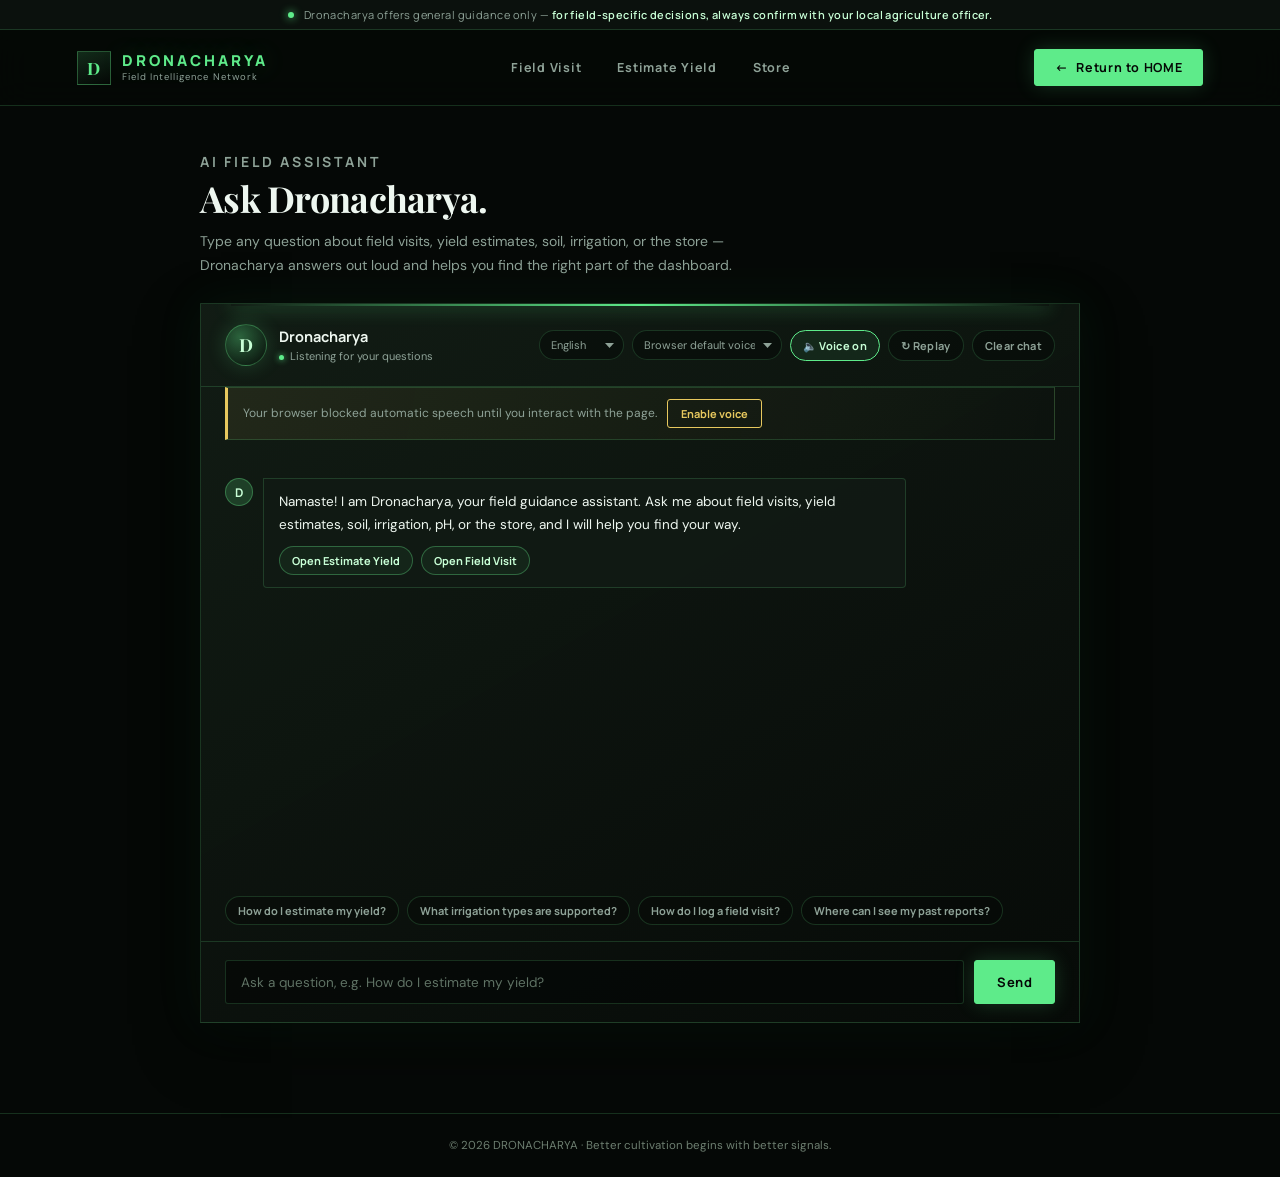
<file: templates/assistant.html>
<!DOCTYPE html>
<html lang="en">

<head>
         <meta charset="UTF-8">
         <meta name="viewport" content="width=device-width, initial-scale=1.0">
         <meta name="description" content="Dronacharya — your field guidance voice assistant.">
         <title>Dronacharya Assistant | DRONACHARYA</title>
         <link rel="preconnect" href="https://fonts.googleapis.com">
         <link rel="preconnect" href="https://fonts.gstatic.com" crossorigin>
         <link href="https://fonts.googleapis.com/css2?family=DM+Sans:wght@400;500;600;700&family=Manrope:wght@600;700;800&family=Playfair+Display:wght@600;700&display=swap"
                  rel="stylesheet">
         <style>
                  * {
                           box-sizing: border-box;
                  }

                  :root {
                           --black: #050806;
                           --black2: #0b110d;
                           --panel: #111a14;
                           --panel2: #0d1510;
                           --line: rgba(112, 255, 150, .16);
                           --line-strong: rgba(112, 255, 150, .3);
                           --green: #5eeb8a;
                           --green2: #c8ffd6;
                           --amber: #e7c85e;
                           --muted: #8ea297;
                           --white: #eef7f0;
                           --red-soft: #ff9d91;
                  }

                  html {
                           scroll-behavior: smooth;
                  }

                  body {
                           margin: 0;
                           background: var(--black);
                           color: var(--white);
                           font-family: 'DM Sans', Arial, sans-serif;
                           -webkit-font-smoothing: antialiased;
                  }

                  a {
                           color: inherit;
                           text-decoration: none;
                  }

                  :focus-visible {
                           outline: 2px solid var(--green);
                           outline-offset: 3px;
                  }

                  /* ---------- Ribbon / Navbar (shared) ---------- */
                  .ribbon {
                           display: flex;
                           align-items: center;
                           justify-content: center;
                           gap: 10px;
                           padding: 7px 6vw;
                           background: var(--black2);
                           border-bottom: 1px solid var(--line);
                           color: var(--muted);
                           font-family: 'Manrope', sans-serif;
                           font-size: 11px;
                           letter-spacing: .04em;
                           text-align: center;
                  }

                  .ribbon .dot {
                           width: 6px;
                           height: 6px;
                           border-radius: 50%;
                           background: var(--green);
                           box-shadow: 0 0 8px var(--green);
                           flex: none;
                           animation: pulse 2.4s ease-in-out infinite;
                  }

                  @keyframes pulse {

                           0%,
                           100% {
                                    opacity: 1;
                                    transform: scale(1);
                           }

                           50% {
                                    opacity: .45;
                                    transform: scale(.72);
                           }
                  }

                  .ribbon strong {
                           color: var(--green2);
                           font-weight: 600;
                  }

                  .topbar {
                           position: sticky;
                           top: 0;
                           z-index: 40;
                           display: flex;
                           align-items: center;
                           justify-content: space-between;
                           gap: 24px;
                           height: 76px;
                           padding: 0 6vw;
                           border-bottom: 1px solid var(--line);
                           background: rgba(5, 8, 6, .88);
                           backdrop-filter: blur(16px);
                  }

                  .brand-mark {
                           display: flex;
                           align-items: center;
                           gap: 11px;
                           flex: none;
                  }

                  .brand-glyph {
                           display: grid;
                           place-items: center;
                           width: 34px;
                           height: 34px;
                           border: 1px solid var(--line-strong);
                           background: linear-gradient(160deg, rgba(94, 235, 138, .16), transparent);
                           color: var(--green);
                           font-family: 'Playfair Display', serif;
                           font-size: 17px;
                           font-weight: 700;
                  }

                  .brand-text {
                           display: flex;
                           flex-direction: column;
                           line-height: 1.15;
                  }

                  .brand {
                           color: var(--green);
                           font-family: 'Manrope', sans-serif;
                           font-weight: 800;
                           font-size: 15px;
                           letter-spacing: .2em;
                           text-shadow: 0 0 25px rgba(98, 255, 147, .3);
                  }

                  .brand-tagline {
                           color: var(--muted);
                           font-size: 9.5px;
                           letter-spacing: .1em;
                           margin-top: 2px;
                  }

                  .nav-links {
                           display: flex;
                           align-items: center;
                           gap: 4px;
                           list-style: none;
                           margin: 0 auto;
                           padding: 0;
                           font-family: 'Manrope', sans-serif;
                  }

                  .nav-links a {
                           display: inline-block;
                           padding: 9px 16px;
                           border-radius: 3px;
                           color: var(--muted);
                           font-size: 12.5px;
                           font-weight: 700;
                           letter-spacing: .06em;
                           transition: color .15s ease, background .15s ease;
                  }

                  .nav-links a:hover {
                           color: var(--white);
                           background: rgba(112, 255, 150, .07);
                  }

                  .nav-controls {
                           display: flex;
                           align-items: center;
                           gap: 12px;
                           flex: none;
                  }

                  .home-btn {
                           padding: 9px 20px;
                           border: 1px solid var(--green);
                           background: var(--green);
                           color: var(--black);
                           font-family: 'Manrope', sans-serif;
                           font-weight: 700;
                           font-size: 12.5px;
                           letter-spacing: .05em;
                           border-radius: 3px;
                           cursor: pointer;
                           box-shadow: 0 0 20px rgba(98, 255, 147, .18);
                           transition: box-shadow .15s ease, background .15s ease;
                           display: inline-flex;
                           align-items: center;
                           gap: 8px;
                  }

                  .home-btn:hover {
                           background: var(--green2);
                           box-shadow: 0 0 30px rgba(98, 255, 147, .34);
                  }

                  .nav-toggle {
                           display: none;
                           width: 36px;
                           height: 36px;
                           border: 1px solid var(--line);
                           background: var(--panel);
                           border-radius: 3px;
                           color: var(--green);
                           font-size: 16px;
                           cursor: pointer;
                  }

                  /* ---------- Shell ---------- */
                  .page-shell {
                           width: min(880px, 92vw);
                           margin: 0 auto;
                  }

                  .page-head {
                           padding: 44px 0 26px;
                           display: flex;
                           align-items: flex-end;
                           justify-content: space-between;
                           gap: 20px;
                           flex-wrap: wrap;
                  }

                  .page-head-copy {
                           max-width: 560px;
                  }

                  .eyebrow {
                           display: inline-block;
                           color: var(--green);
                           font-family: 'Manrope', sans-serif;
                           font-size: 10.5px;
                           font-weight: 700;
                           letter-spacing: .2em;
                           margin: 0 0 12px;
                  }

                  .page-head h1 {
                           margin: 0 0 8px;
                           color: var(--white);
                           font-family: 'Playfair Display', Georgia, serif;
                           font-size: clamp(26px, 3.2vw, 36px);
                           letter-spacing: -.02em;
                  }

                  .page-head p {
                           margin: 0;
                           color: var(--muted);
                           font-size: 14px;
                           line-height: 1.7;
                  }

                  /* ---------- Assistant panel ---------- */
                  .assistant-shell {
                           padding: 0 0 90px;
                  }

                  .assistant-panel {
                           position: relative;
                           border: 1px solid var(--line);
                           background: linear-gradient(150deg, rgba(19, 29, 22, .92), rgba(7, 11, 8, .96));
                           box-shadow: 0 22px 60px rgba(0, 0, 0, .38), 0 0 46px rgba(35, 174, 83, .08);
                           overflow: hidden;
                  }

                  .assistant-panel:before {
                           position: absolute;
                           top: 0;
                           right: 30px;
                           left: 30px;
                           height: 2px;
                           content: '';
                           background: linear-gradient(90deg, transparent, var(--green), transparent);
                           box-shadow: 0 0 18px var(--green);
                  }

                  .assistant-head {
                           display: flex;
                           align-items: center;
                           justify-content: space-between;
                           gap: 16px;
                           padding: 20px 24px;
                           border-bottom: 1px solid var(--line);
                  }

                  .assistant-id {
                           display: flex;
                           align-items: center;
                           gap: 12px;
                  }

                  .assistant-avatar {
                           display: grid;
                           place-items: center;
                           width: 42px;
                           height: 42px;
                           border-radius: 50%;
                           border: 1px solid var(--line-strong);
                           background: radial-gradient(circle at 35% 30%, rgba(94, 235, 138, .35), rgba(5, 8, 6, .9));
                           color: var(--green2);
                           font-family: 'Playfair Display', serif;
                           font-weight: 700;
                           font-size: 18px;
                           box-shadow: 0 0 20px rgba(98, 255, 147, .18);
                  }

                  .assistant-id-text strong {
                           display: block;
                           color: var(--white);
                           font-family: 'Manrope', sans-serif;
                           font-size: 14.5px;
                  }

                  .assistant-id-text span {
                           display: flex;
                           align-items: center;
                           gap: 6px;
                           color: var(--muted);
                           font-size: 11px;
                           margin-top: 3px;
                  }

                  .assistant-id-text .live-dot {
                           width: 5px;
                           height: 5px;
                           border-radius: 50%;
                           background: var(--green);
                           box-shadow: 0 0 6px var(--green);
                           animation: pulse 2.4s ease-in-out infinite;
                  }

                  .assistant-controls {
                           display: flex;
                           align-items: center;
                           gap: 8px;
                  }

                  .icon-btn {
                           display: inline-flex;
                           align-items: center;
                           gap: 6px;
                           padding: 7px 12px;
                           border: 1px solid var(--line);
                           background: rgba(5, 8, 6, .5);
                           color: var(--muted);
                           font-family: 'Manrope', sans-serif;
                           font-size: 11px;
                           font-weight: 700;
                           letter-spacing: .03em;
                           border-radius: 20px;
                           cursor: pointer;
                           transition: border-color .15s ease, color .15s ease;
                  }

                  .icon-btn:hover {
                           border-color: var(--line-strong);
                           color: var(--white);
                  }

                  .icon-btn.active {
                           border-color: var(--green);
                           color: var(--green2);
                           background: rgba(94, 235, 138, .08);
                  }

                  .voice-select {
                           appearance: none;
                           -webkit-appearance: none;
                           padding: 7px 26px 7px 11px;
                           border: 1px solid var(--line);
                           background: rgba(5, 8, 6, .5) url('data:image/svg+xml;utf8,<svg xmlns="http://www.w3.org/2000/svg" width="9" height="5"><path d="M0 0l4.5 5 4.5-5z" fill="%238ea297"/></svg>') no-repeat right 9px center;
                           color: var(--muted);
                           font-family: 'DM Sans', sans-serif;
                           font-size: 11px;
                           border-radius: 20px;
                           cursor: pointer;
                           max-width: 150px;
                  }

                  /* ---------- Messages ---------- */
                  .chat-log {
                           height: 440px;
                           overflow-y: auto;
                           padding: 22px 24px;
                           display: flex;
                           flex-direction: column;
                           gap: 14px;
                  }

                  .msg {
                           display: flex;
                           gap: 10px;
                           max-width: 82%;
                           animation: msgIn .25s ease;
                  }

                  @keyframes msgIn {
                           from {
                                    opacity: 0;
                                    transform: translateY(6px);
                           }

                           to {
                                    opacity: 1;
                                    transform: translateY(0);
                           }
                  }

                  .msg.assistant {
                           align-self: flex-start;
                  }

                  .msg.user {
                           align-self: flex-end;
                           flex-direction: row-reverse;
                  }

                  .msg-avatar {
                           flex: none;
                           width: 28px;
                           height: 28px;
                           border-radius: 50%;
                           display: grid;
                           place-items: center;
                           font-family: 'Manrope', sans-serif;
                           font-size: 12px;
                           font-weight: 700;
                  }

                  .msg.assistant .msg-avatar {
                           background: rgba(94, 235, 138, .18);
                           border: 1px solid var(--line-strong);
                           color: var(--green2);
                  }

                  .msg.user .msg-avatar {
                           background: rgba(231, 200, 94, .15);
                           border: 1px solid rgba(231, 200, 94, .3);
                           color: var(--amber);
                  }

                  .msg-bubble {
                           padding: 12px 15px;
                           border-radius: 4px;
                           font-size: 13.5px;
                           line-height: 1.65;
                  }

                  .msg.assistant .msg-bubble {
                           background: rgba(17, 26, 20, .9);
                           border: 1px solid var(--line);
                           color: var(--white);
                           border-top-left-radius: 0;
                  }

                  .msg.user .msg-bubble {
                           background: rgba(231, 200, 94, .08);
                           border: 1px solid rgba(231, 200, 94, .22);
                           color: var(--green2);
                           border-top-right-radius: 0;
                  }

                  .msg-chips {
                           display: flex;
                           flex-wrap: wrap;
                           gap: 8px;
                           margin-top: 10px;
                  }

                  .msg-chip {
                           padding: 6px 12px;
                           border: 1px solid var(--line-strong);
                           border-radius: 20px;
                           background: rgba(94, 235, 138, .06);
                           color: var(--green2);
                           font-family: 'Manrope', sans-serif;
                           font-size: 11px;
                           font-weight: 700;
                           cursor: pointer;
                           transition: background .15s ease;
                  }

                  .msg-chip:hover {
                           background: rgba(94, 235, 138, .16);
                  }

                  .typing-dots {
                           display: inline-flex;
                           gap: 4px;
                           padding: 4px 0;
                  }

                  .typing-dots span {
                           width: 5px;
                           height: 5px;
                           border-radius: 50%;
                           background: var(--muted);
                           animation: typing 1.1s infinite ease-in-out;
                  }

                  .typing-dots span:nth-child(2) {
                           animation-delay: .15s;
                  }

                  .typing-dots span:nth-child(3) {
                           animation-delay: .3s;
                  }

                  @keyframes typing {

                           0%,
                           60%,
                           100% {
                                    opacity: .3;
                                    transform: translateY(0);
                           }

                           30% {
                                    opacity: 1;
                                    transform: translateY(-3px);
                           }
                  }

                  /* ---------- Suggested questions ---------- */
                  .suggested {
                           display: flex;
                           flex-wrap: wrap;
                           gap: 8px;
                           padding: 0 24px 16px;
                  }

                  .suggested .msg-chip {
                           border-color: var(--line);
                           color: var(--muted);
                           background: rgba(5, 8, 6, .4);
                  }

                  .suggested .msg-chip:hover {
                           color: var(--green2);
                           border-color: var(--line-strong);
                  }

                  /* ---------- Input row ---------- */
                  .input-row {
                           display: flex;
                           gap: 10px;
                           padding: 18px 24px;
                           border-top: 1px solid var(--line);
                  }

                  .input-row input {
                           flex: 1;
                           padding: 12px 15px;
                           border: 1px solid var(--line);
                           border-radius: 3px;
                           background: rgba(5, 8, 6, .72);
                           color: var(--white);
                           font-family: 'DM Sans', sans-serif;
                           font-size: 13.5px;
                  }

                  .input-row input::placeholder {
                           color: #5f7264;
                  }

                  .input-row input:focus {
                           border-color: var(--green);
                           outline: 1px solid var(--green);
                           box-shadow: 0 0 18px rgba(98, 255, 147, .13);
                  }

                  .send-btn {
                           padding: 12px 22px;
                           border: 1px solid var(--green);
                           background: var(--green);
                           color: var(--black);
                           font-family: 'Manrope', sans-serif;
                           font-weight: 700;
                           font-size: 13px;
                           letter-spacing: .03em;
                           border-radius: 3px;
                           cursor: pointer;
                           box-shadow: 0 0 20px rgba(98, 255, 147, .18);
                           transition: box-shadow .15s ease, background .15s ease;
                  }

                  .send-btn:hover {
                           background: var(--green2);
                           box-shadow: 0 0 30px rgba(98, 255, 147, .34);
                  }

                  .send-btn[disabled] {
                           opacity: .5;
                           cursor: not-allowed;
                  }

                  .voice-banner {
                           display: none;
                           align-items: center;
                           gap: 10px;
                           margin: 0 24px 16px;
                           padding: 11px 15px;
                           border: 1px solid var(--line);
                           border-left: 3px solid var(--amber);
                           background: linear-gradient(100deg, rgba(231, 200, 94, .08), transparent);
                           color: var(--muted);
                           font-size: 12px;
                           line-height: 1.6;
                  }

                  .voice-banner.show {
                           display: flex;
                  }

                  .voice-banner button {
                           flex: none;
                           padding: 6px 13px;
                           border: 1px solid var(--amber);
                           background: transparent;
                           color: var(--amber);
                           font-family: 'Manrope', sans-serif;
                           font-size: 11px;
                           font-weight: 700;
                           border-radius: 3px;
                           cursor: pointer;
                  }

                  .footer {
                           border-top: 1px solid var(--line);
                           background: var(--black);
                           padding: 24px 0;
                           text-align: center;
                           color: #6d7e70;
                           font-size: 11.5px;
                  }

                  @media (max-width: 860px) {
                           .nav-links {
                                    display: none;
                           }

                           .nav-toggle {
                                    display: block;
                           }
                  }

                  @media (max-width: 560px) {
                           .assistant-head {
                                    flex-wrap: wrap;
                           }

                           .chat-log {
                                    height: 380px;
                           }

                           .msg {
                                    max-width: 92%;
                           }
                  }

                  @media (prefers-reduced-motion: reduce) {

                           .ribbon .dot,
                           .live-dot,
                           .typing-dots span {
                                    animation: none !important;
                           }

                           .msg {
                                    animation: none !important;
                           }

                           html {
                                    scroll-behavior: auto;
                           }
                  }
         </style>
</head>

<body>

         <div class="ribbon">
                  <span class="dot" aria-hidden="true"></span>
                  <span>Dronacharya offers general guidance only &mdash; <strong>for field-specific decisions, always
                                    confirm with your local agriculture officer.</strong></span>
         </div>

         <header class="topbar">
                  <a class="brand-mark" href="index.html">
                           <span class="brand-glyph" aria-hidden="true">D</span>
                           <span class="brand-text">
                                    <span class="brand">DRONACHARYA</span>
                                    <span class="brand-tagline">Field Intelligence Network</span>
                           </span>
                  </a>
                  <nav>
                           <ul class="nav-links">
                                    <li><a href="field_visit.html">Field Visit</a></li>
                                    <li><a href="yield.html">Estimate Yield</a></li>
                                    <li><a href="store.html">Store</a></li>
                           </ul>
                  </nav>
                  <div class="nav-controls">
                           <a class="home-btn" href="index.html"><span aria-hidden="true">&larr;</span>
                                    Return to HOME</a>
                           <button class="nav-toggle" aria-label="Open menu">&#9776;</button>
                  </div>
         </header>

         <main>
                  <div class="page-shell page-head">
                           <div class="page-head-copy">
                                    <p class="eyebrow">AI FIELD ASSISTANT</p>
                                    <h1>Ask Dronacharya.</h1>
                                    <p>Type any question about field visits, yield estimates, soil, irrigation, or the
                                             store &mdash; Dronacharya answers out loud and helps you find the right
                                             part of the dashboard.</p>
                           </div>
                  </div>

                  <div class="page-shell assistant-shell">
                           <section class="assistant-panel">
                                    <div class="assistant-head">
                                             <div class="assistant-id">
                                                      <span class="assistant-avatar" aria-hidden="true">D</span>
                                                      <div class="assistant-id-text">
                                                               <strong>Dronacharya</strong>
                                                               <span><span class="live-dot"
                                                                                 aria-hidden="true"></span>Listening for
                                                                        your questions</span>
                                                      </div>
                                             </div>
                                             <div class="assistant-controls">
                                                      <select class="voice-select" id="languageSelect"
                                                               aria-label="Speech language">
                                                               <option value="en-IN">English</option>
                                                               <option value="hi-IN">हिन्दी</option>
                                                               <option value="bn-IN">বাংলা</option>
                                                               <option value="as-IN">অসমীয়া</option>
                                                               <option value="ta-IN">தமிழ்</option>
                                                               <option value="te-IN">తెలుగు</option>
                                                               <option value="mr-IN">मराठी</option>
                                                               <option value="gu-IN">ગુજરાતી</option>
                                                               <option value="kn-IN">ಕನ್ನಡ</option>
                                                               <option value="ml-IN">മലയാളം</option>
                                                               <option value="pa-IN">ਪੰਜਾਬੀ</option>
                                                               <option value="or-IN">ଓଡ଼ିଆ</option>
                                                      </select>
                                                      <select class="voice-select" id="voiceSelect"
                                                               aria-label="Voice"></select>
                                                      <button class="icon-btn active" id="muteToggle"
                                                               type="button">&#128264; Voice on</button>
                                                      <button class="icon-btn" id="replayBtn" type="button">&#8635;
                                                               Replay</button>
                                                      <button class="icon-btn" id="clearBtn" type="button">Clear
                                                               chat</button>
                                             </div>
                                    </div>

                                    <div class="voice-banner" id="voiceBanner">
                                             <span>Your browser blocked automatic speech until you interact with the
                                                      page.</span>
                                             <button id="enableVoiceBtn" type="button">Enable voice</button>
                                    </div>

                                    <div class="chat-log" id="chatLog" aria-live="polite"></div>

                                    <div class="suggested" id="suggested"></div>

                                    <form class="input-row" id="chatForm">
                                             <input type="text" id="chatInput"
                                                      placeholder="Ask a question, e.g. &ldquo;How do I estimate my yield?&rdquo;"
                                                      autocomplete="off">
                                             <button type="submit" class="send-btn">Send</button>
                                    </form>
                           </section>
                  </div>
         </main>

         <footer class="footer">&copy; 2026 DRONACHARYA &middot; Better cultivation begins with better signals.</footer>

         <script>
                  (function () {
                           "use strict";

                           var synth = window.speechSynthesis;
                           var voiceEnabled = true;
                           var availableVoices = [];
                           var chosenVoiceURI = null;
                           var speechRun = 0;
                           var lastReply = null;

                           var languageSelect = document.getElementById("languageSelect");
                           var voiceSelect = document.getElementById("voiceSelect");
                           var voiceBanner = document.getElementById("voiceBanner");
                           var selectedLanguage = localStorage.getItem("dronacharyaVoiceLanguage") || "en-IN";

                           var LANGUAGES = [
                                    { code: "en-IN", label: "English" },
                                    { code: "hi-IN", label: "हिन्दी" },
                                    { code: "bn-IN", label: "বাংলা" },
                                    { code: "as-IN", label: "অসমীয়া" },
                                    { code: "ta-IN", label: "தமிழ்" },
                                    { code: "te-IN", label: "తెలుగు" },
                                    { code: "mr-IN", label: "मराठी" },
                                    { code: "gu-IN", label: "ગુજરાતી" },
                                    { code: "kn-IN", label: "ಕನ್ನಡ" },
                                    { code: "ml-IN", label: "മലയാളം" },
                                    { code: "pa-IN", label: "ਪੰਜਾਬੀ" },
                                    { code: "or-IN", label: "ଓଡ଼ିଆ" }
                           ];

                           if (!LANGUAGES.some(function (language) { return language.code === selectedLanguage; })) {
                                    selectedLanguage = "en-IN";
                           }
                           languageSelect.value = selectedLanguage;

                           var COPY = {
                                    "en-IN": {
                                             greeting: "Namaste! I am Dronacharya, your field guidance assistant. Ask me about field visits, yield estimates, soil, irrigation, pH, or the store, and I will help you find your way.",
                                             fallback: "I can help you navigate Field Visit, Estimate Yield, and the Store, or answer general questions about soil, irrigation, and pH. Please rephrase your question.",
                                             yield: "The Estimate Yield page uses your irrigation, field area, place, soil type, and pH to prepare a harvest report with a confidence range, charts, and a downloadable CSV.",
                                             fieldVisit: "Field Visit lets you record soil condition, crop stage, irrigation status, and visible crop stress for an on-site review.",
                                             store: "The Store lets you browse seeds, fertiliser, and equipment from verified sellers near you.",
                                             login: "Use the login button to open your Dronacharya workspace.",
                                             soil: "Soil type strongly affects yield. Alluvial soil often suits wheat and rice, while black soil often suits cotton.",
                                             ph: "Most crops do best between pH six and seven point five. Wheat prefers about six point eight, rice about six, and cotton about seven point two.",
                                             irrigation: "Drip irrigation is usually the most efficient, followed by sprinkler, canal, tubewell, and rainfed farming.",
                                             history: "Your yield reports are saved automatically. Open Estimate Yield to review or download a report.",
                                             language: "Choose your preferred speech language from the language menu.",
                                             about: "I am Dronacharya, a field guidance assistant for general information about crops, soil, irrigation, and platform services.",
                                             thanks: "You are welcome. Let me know what you would like to know about your field or yield."
                                    },
                                    "hi-IN": {
                                             greeting: "नमस्ते! मैं द्रोणाचार्य हूँ, आपका कृषि मार्गदर्शन सहायक। खेत की जाँच, उपज अनुमान, मिट्टी, सिंचाई, पीएच या स्टोर के बारे में पूछिए।",
                                             fallback: "मैं खेत की जाँच, उपज अनुमान, स्टोर, मिट्टी, सिंचाई और पीएच से जुड़ी सामान्य जानकारी दे सकता हूँ। कृपया अपना सवाल दोबारा पूछें।",
                                             yield: "उपज अनुमान पेज आपकी सिंचाई, खेत का क्षेत्रफल, स्थान, मिट्टी और पीएच के आधार पर उपज रिपोर्ट, भरोसे की सीमा, चार्ट और डाउनलोड योग्य सीएसवी बनाता है।",
                                             fieldVisit: "फील्ड विजिट में आप मिट्टी की स्थिति, फसल की अवस्था, सिंचाई और फसल में दिखने वाले तनाव की जानकारी दर्ज कर सकते हैं।",
                                             store: "स्टोर में आप अपने क्षेत्र के सत्यापित विक्रेताओं से बीज, खाद और कृषि उपकरण देख सकते हैं।",
                                             login: "अपना द्रोणाचार्य कार्यक्षेत्र खोलने के लिए लॉग इन बटन का उपयोग करें।",
                                             soil: "मिट्टी का प्रकार उपज पर बहुत प्रभाव डालता है। जलोढ़ मिट्टी गेहूँ और धान के लिए तथा काली मिट्टी कपास के लिए उपयोगी होती है।",
                                             ph: "अधिकांश फसलों के लिए पीएच छह से सात दशमलव पाँच के बीच अच्छा होता है। गेहूँ के लिए लगभग छह दशमलव आठ उपयुक्त है।",
                                             irrigation: "ड्रिप सिंचाई सामान्यतः सबसे प्रभावी होती है। इसके बाद स्प्रिंकलर, नहर, नलकूप और वर्षा आधारित खेती आती है।",
                                             history: "आपकी उपज रिपोर्ट अपने आप सुरक्षित हो जाती हैं। रिपोर्ट देखने या डाउनलोड करने के लिए उपज अनुमान पेज खोलें।",
                                             language: "भाषा मेन्यू से अपनी पसंदीदा बोलने की भाषा चुनें।",
                                             about: "मैं द्रोणाचार्य हूँ, फसल, मिट्टी, सिंचाई और प्लेटफॉर्म सेवाओं की सामान्य जानकारी देने वाला सहायक।",
                                             thanks: "आपका स्वागत है। अपने खेत या उपज के बारे में कुछ भी पूछिए।"
                                    },
                                    "bn-IN": {
                                             greeting: "নমস্কার! আমি দ্রোণাচার্য, আপনার কৃষি সহায়ক। জমি পরিদর্শন, ফলন অনুমান, মাটি, সেচ, পিএইচ বা দোকান সম্পর্কে প্রশ্ন করুন।",
                                             fallback: "আমি জমি পরিদর্শন, ফলন, দোকান, মাটি, সেচ এবং পিএইচ সম্পর্কে সাধারণ তথ্য দিতে পারি। অনুগ্রহ করে প্রশ্নটি আবার বলুন।",
                                             yield: "ফলন অনুমান পেজ সেচ, জমির পরিমাণ, স্থান, মাটি এবং পিএইচ ব্যবহার করে ফলনের রিপোর্ট, আস্থার সীমা, চার্ট এবং ডাউনলোডযোগ্য সিএসভি তৈরি করে।",
                                             fieldVisit: "ফিল্ড ভিজিটে আপনি মাটির অবস্থা, ফসলের পর্যায়, সেচ এবং ফসলের দৃশ্যমান চাপের তথ্য লিখতে পারেন।",
                                             store: "দোকানে আপনার কাছাকাছি যাচাই করা বিক্রেতাদের কাছ থেকে বীজ, সার এবং কৃষি সরঞ্জাম দেখা যায়।",
                                             login: "আপনার দ্রোণাচার্য ওয়ার্কস্পেস খুলতে লগ ইন বোতাম ব্যবহার করুন।",
                                             soil: "মাটির ধরন ফলনের উপর বড় প্রভাব ফেলে। পলিমাটি গম ও ধানের জন্য এবং কালো মাটি তুলার জন্য ভালো হতে পারে।",
                                             ph: "বেশিরভাগ ফসলের জন্য পিএইচ ছয় থেকে সাত দশমিক পাঁচের মধ্যে ভালো। গমের জন্য প্রায় ছয় দশমিক আট উপযুক্ত।",
                                             irrigation: "ড্রিপ সেচ সাধারণত সবচেয়ে কার্যকর। এর পরে স্প্রিঙ্কলার, খাল, নলকূপ এবং বৃষ্টিনির্ভর চাষ আসে।",
                                             history: "আপনার ফলনের রিপোর্ট স্বয়ংক্রিয়ভাবে সংরক্ষিত হয়। রিপোর্ট দেখতে বা ডাউনলোড করতে ফলন অনুমান পেজ খুলুন।",
                                             language: "ভাষা মেনু থেকে আপনার পছন্দের কথ্য ভাষা বেছে নিন।",
                                             about: "আমি দ্রোণাচার্য, ফসল, মাটি, সেচ এবং প্ল্যাটফর্ম পরিষেবা সম্পর্কে সাধারণ তথ্য দেওয়ার সহায়ক।",
                                             thanks: "আপনাকে স্বাগতম। আপনার জমি বা ফলন সম্পর্কে যা জানতে চান জিজ্ঞাসা করুন।"
                                    },
                                    "as-IN": {
                                             greeting: "নমস্কাৰ! মই দ্ৰোণাচাৰ্য, আপোনাৰ কৃষি সহায়ক। পথাৰ পৰিদৰ্শন, উৎপাদন অনুমান, মাটি, জলসিঞ্চন, পি এইচ বা ষ্টোৰৰ বিষয়ে সোধক।",
                                             fallback: "মই পথাৰ পৰিদৰ্শন, উৎপাদন, ষ্টোৰ, মাটি, জলসিঞ্চন আৰু পি এইচৰ বিষয়ে সাধাৰণ তথ্য দিব পাৰোঁ। অনুগ্ৰহ কৰি প্ৰশ্নটো পুনৰ কওক।",
                                             yield: "উৎপাদন অনুমান পেজে জলসিঞ্চন, পথাৰৰ মাটি, স্থান, মাটিৰ ধৰণ আৰু পি এইচ ব্যৱহাৰ কৰি উৎপাদন প্ৰতিবেদন, আস্থাৰ সীমা, চাৰ্ট আৰু ডাউনলোড কৰিব পৰা চি এছ ভি তৈয়াৰ কৰে।",
                                             fieldVisit: "ফিল্ড ভিজিটত আপুনি মাটিৰ অৱস্থা, শস্যৰ পৰ্যায়, জলসিঞ্চন আৰু শস্যৰ দৃশ্যমান চাপৰ তথ্য লিখিব পাৰে।",
                                             store: "ষ্টোৰত আপোনাৰ ওচৰৰ পৰীক্ষিত বিক্ৰেতাৰ পৰা বীজ, সাৰ আৰু কৃষি সঁজুলি চাব পাৰে।",
                                             login: "আপোনাৰ দ্ৰোণাচাৰ্য ৱৰ্কস্পেচ খুলিবলৈ লগ ইন বুটাম ব্যৱহাৰ কৰক।",
                                             soil: "মাটিৰ ধৰণে উৎপাদনত ডাঙৰ প্ৰভাৱ পেলায়। পলসুৱা মাটি ঘেঁহু আৰু ধানৰ বাবে, কʼলা মাটি কপাহৰ বাবে উপযোগী হʼব পাৰে।",
                                             ph: "বেছিভাগ শস্যৰ বাবে পি এইচ ছয়ৰ পৰা সাত দশমিক পাঁচৰ মাজত ভাল। ঘেঁহুৰ বাবে প্ৰায় ছয় দশমিক আঠ উপযোগী।",
                                             irrigation: "ড্ৰিপ জলসিঞ্চন সাধাৰণতে আটাইতকৈ কাৰ্যকৰী। তাৰ পিছত স্প্ৰিংকলাৰ, নলা, নলীনাদ আৰু বৰষুণনিৰ্ভৰ খেতি আহে।",
                                             history: "আপোনাৰ উৎপাদন প্ৰতিবেদন স্বয়ংক্ৰিয়ভাৱে সংৰক্ষিত হয়। প্ৰতিবেদন চাব বা ডাউনলোড কৰিবলৈ উৎপাদন অনুমান পেজ খোলক।",
                                             language: "ভাষা মেনুৰ পৰা আপোনাৰ পছন্দৰ কোৱা ভাষা বাছনি কৰক।",
                                             about: "মই দ্ৰোণাচাৰ্য, শস্য, মাটি, জলসিঞ্চন আৰু প্লেটফৰ্ম সেৱাৰ বিষয়ে সাধাৰণ তথ্য দিয়া সহায়ক।",
                                             thanks: "আপোনাক স্বাগতম। আপোনাৰ পথাৰ বা উৎপাদনৰ বিষয়ে যি জানিব বিচাৰে সোধক।"
                                    },
                                    "ta-IN": {
                                             greeting: "வணக்கம்! நான் துரோணாச்சார்யா, உங்கள் விவசாய வழிகாட்டி. வயல் பார்வை, மகசூல் மதிப்பீடு, மண், பாசனம், பிஹெச் அல்லது கடை பற்றி கேளுங்கள்.",
                                             fallback: "வயல் பார்வை, மகசூல், கடை, மண், பாசனம் மற்றும் பிஹெச் பற்றி பொதுவான தகவல் வழங்க முடியும். கேள்வியை மீண்டும் கேளுங்கள்.",
                                             yield: "மகசூல் மதிப்பீடு பக்கம் பாசனம், வயல் பரப்பளவு, இடம், மண் மற்றும் பிஹெச் அடிப்படையில் அறிக்கை, நம்பிக்கை வரம்பு, வரைபடங்கள் மற்றும் பதிவிறக்கக்கூடிய சிஎஸ்வி உருவாக்கும்.",
                                             fieldVisit: "வயல் பார்வையில் மண் நிலை, பயிர் நிலை, பாசனம் மற்றும் தெரியும் பயிர் அழுத்தத்தை பதிவு செய்யலாம்.",
                                             store: "கடையில் அருகிலுள்ள சரிபார்க்கப்பட்ட விற்பனையாளர்களிடமிருந்து விதைகள், உரம் மற்றும் விவசாய உபகரணங்களைப் பார்க்கலாம்.",
                                             login: "உங்கள் துரோணாச்சார்யா பணியிடத்தைத் திறக்க உள்நுழைவு பொத்தானைப் பயன்படுத்துங்கள்.",
                                             soil: "மண் வகை மகசூலில் முக்கிய தாக்கம் ஏற்படுத்துகிறது. வண்டல் மண் கோதுமை மற்றும் நெலுக்கும், கருப்பு மண் பருத்திக்கும் ஏற்றதாக இருக்கலாம்.",
                                             ph: "பெரும்பாலான பயிர்களுக்கு பிஹெச் ஆறு முதல் ஏழரை வரை நல்லது. கோதுமைக்கு சுமார் ஆறு புள்ளி எட்டு ஏற்றது.",
                                             irrigation: "சொட்டு பாசனம் பொதுவாக மிகவும் திறமையானது. அடுத்து தெளிப்பு, கால்வாய், ஆழ்கிணறு மற்றும் மழை சார்ந்த விவசாயம் வருகிறது.",
                                             history: "உங்கள் மகசூல் அறிக்கைகள் தானாகச் சேமிக்கப்படும். அறிக்கையைப் பார்க்க அல்லது பதிவிறக்க மகசூல் மதிப்பீடு பக்கத்தைத் திறக்கவும்.",
                                             language: "மொழி மெனுவில் உங்களுக்கு விருப்பமான பேசும் மொழியைத் தேர்ந்தெடுக்கவும்.",
                                             about: "நான் துரோணாச்சார்யா, பயிர்கள், மண், பாசனம் மற்றும் தள சேவைகள் பற்றிய பொதுவான தகவல் வழங்கும் உதவியாளர்.",
                                             thanks: "வரவேற்கிறேன். உங்கள் வயல் அல்லது மகசூல் பற்றி தெரிந்துகொள்ள விரும்புவதை கேளுங்கள்."
                                    },
                                    "te-IN": {
                                             greeting: "నమస్కారం! నేను ద్రోణాచార్య, మీ వ్యవసాయ మార్గదర్శక సహాయకుడిని. పొలం సందర్శన, దిగుబడి అంచనా, నేల, నీటిపారుదల, పిహెచ్ లేదా స్టోర్ గురించి అడగండి.",
                                             fallback: "పొలం సందర్శన, దిగుబడి, స్టోర్, నేల, నీటిపారుదల మరియు పిహెచ్ గురించి సాధారణ సమాచారం ఇవ్వగలను. ప్రశ్నను మళ్లీ అడగండి.",
                                             yield: "దిగుబడి అంచనా పేజీ నీటిపారుదల, పొలం విస్తీర్ణం, ప్రదేశం, నేల మరియు పిహెచ్ ఆధారంగా నివేదిక, విశ్వాస పరిధి, చార్ట్లు మరియు డౌన్‌లోడ్ చేయగల సిఎస్‌విని రూపొందిస్తుంది.",
                                             fieldVisit: "ఫీల్డ్ విజిట్‌లో నేల పరిస్థితి, పంట దశ, నీటిపారుదల మరియు కనిపించే పంట ఒత్తిడిని నమోదు చేయవచ్చు.",
                                             store: "స్టోర్‌లో మీకు సమీపంలోని ధృవీకరించబడిన విక్రేతల నుండి విత్తనాలు, ఎరువులు మరియు వ్యవసాయ పరికరాలను చూడవచ్చు.",
                                             login: "మీ ద్రోణాచార్య వర్క్‌స్పేస్ తెరవడానికి లాగిన్ బటన్‌ను ఉపయోగించండి.",
                                             soil: "నేల రకం దిగుబడిపై పెద్ద ప్రభావం చూపుతుంది. ఒండ్రు నేల గోధుమ మరియు వరికి, నల్ల నేల పత్తికి అనుకూలంగా ఉండవచ్చు.",
                                             ph: "చాలా పంటలకు పిహెచ్ ఆరు నుండి ఏడు పాయింట్ ఐదు మధ్య మంచిది. గోధుమకు సుమారు ఆరు పాయింట్ ఎనిమిది అనుకూలం.",
                                             irrigation: "డ్రిప్ నీటిపారుదల సాధారణంగా అత్యంత సమర్థవంతమైనది. తరువాత స్ప్రింక్లర్, కాలువ, బోర్‌వెల్ మరియు వర్షాధార వ్యవసాయం వస్తాయి.",
                                             history: "మీ దిగుబడి నివేదికలు స్వయంచాలకంగా సేవ్ అవుతాయి. నివేదికను చూడటానికి లేదా డౌన్‌లోడ్ చేయడానికి దిగుబడి అంచనా పేజీని తెరవండి.",
                                             language: "భాషా మెనులో మీకు ఇష్టమైన మాట్లాడే భాషను ఎంచుకోండి.",
                                             about: "నేను పంటలు, నేల, నీటిపారుదల మరియు ప్లాట్‌ఫారమ్ సేవల గురించి సాధారణ సమాచారం అందించే ద్రోణాచార్య సహాయకుడిని.",
                                             thanks: "స్వాగతం. మీ పొలం లేదా దిగుబడి గురించి తెలుసుకోవాలనుకున్నది అడగండి."
                                    },
                                    "mr-IN": {
                                             greeting: "नमस्कार! मी द्रोणाचार्य, तुमचा शेती मार्गदर्शक आहे. शेतभेट, उत्पादन अंदाज, माती, सिंचन, पीएच किंवा स्टोअरबद्दल विचारा.",
                                             fallback: "मी शेतभेट, उत्पादन, स्टोअर, माती, सिंचन आणि पीएचबद्दल सामान्य माहिती देऊ शकतो. कृपया प्रश्न पुन्हा विचारा.",
                                             yield: "उत्पादन अंदाज पेज सिंचन, शेताचे क्षेत्रफळ, ठिकाण, माती आणि पीएचच्या आधारे अहवाल, विश्वासाची मर्यादा, चार्ट आणि डाउनलोड करता येणारी सीएसव्ही तयार करते.",
                                             fieldVisit: "फील्ड व्हिजिटमध्ये मातीची स्थिती, पिकाची अवस्था, सिंचन आणि दिसणारा पिकांचा ताण नोंदवता येतो.",
                                             store: "स्टोअरमध्ये जवळच्या तपासलेल्या विक्रेत्यांकडून बियाणे, खत आणि शेतीची उपकरणे पाहता येतात.",
                                             login: "तुमचे द्रोणाचार्य वर्कस्पेस उघडण्यासाठी लॉग इन बटण वापरा.",
                                             soil: "मातीचा प्रकार उत्पादनावर मोठा परिणाम करतो. गाळाची माती गहू आणि तांदळासाठी, तर काळी माती कापसासाठी उपयुक्त असू शकते.",
                                             ph: "बहुतेक पिकांसाठी पीएच सहा ते सात दशांश पाचदरम्यान चांगला असतो. गव्हासाठी सुमारे सहा दशांश आठ योग्य आहे.",
                                             irrigation: "ठिबक सिंचन सामान्यतः सर्वात कार्यक्षम असते. त्यानंतर तुषार, कालवा, विहीर आणि पावसावर आधारित शेती येते.",
                                             history: "तुमचे उत्पादन अहवाल आपोआप जतन होतात. अहवाल पाहण्यासाठी किंवा डाउनलोड करण्यासाठी उत्पादन अंदाज पेज उघडा.",
                                             language: "भाषा मेनूमधून तुमची आवडती बोलण्याची भाषा निवडा.",
                                             about: "मी द्रोणाचार्य, पिके, माती, सिंचन आणि प्लॅटफॉर्म सेवांबद्दल सामान्य माहिती देणारा सहायक आहे.",
                                             thanks: "तुमचे स्वागत आहे. तुमच्या शेताबद्दल किंवा उत्पादनाबद्दल जे जाणून घ्यायचे आहे ते विचारा."
                                    },
                                    "gu-IN": {
                                             greeting: "નમસ્તે! હું દ્રોણાચાર્ય, તમારો ખેતી માર્ગદર્શન સહાયક છું. ખેતર મુલાકાત, ઉપજનો અંદાજ, માટી, સિંચાઈ, પીએચ અથવા સ્ટોર વિશે પૂછો.",
                                             fallback: "હું ખેતર મુલાકાત, ઉપજ, સ્ટોર, માટી, સિંચાઈ અને પીએચ વિશે સામાન્ય માહિતી આપી શકું છું. કૃપા કરીને પ્રશ્ન ફરી પૂછો.",
                                             yield: "ઉપજનો અંદાજ પેજ સિંચાઈ, ખેતરનું ક્ષેત્રફળ, સ્થળ, માટી અને પીએચના આધારે અહેવાલ, વિશ્વાસની શ્રેણી, ચાર્ટ અને ડાઉનલોડ કરી શકાય તેવી સીએસવી બનાવે છે.",
                                             fieldVisit: "ફીલ્ડ વિઝિટમાં તમે માટીની સ્થિતિ, પાકની અવસ્થા, સિંચાઈ અને પાકમાં દેખાતો તણાવ નોંધાવી શકો છો.",
                                             store: "સ્ટોરમાં તમે નજીકના ચકાસેલા વેચાણકર્તાઓ પાસેથી બીજ, ખાતર અને ખેતીનાં સાધનો જોઈ શકો છો.",
                                             login: "તમારું દ્રોણાચાર્ય વર્કસ્પેસ ખોલવા માટે લૉગ ઇન બટનનો ઉપયોગ કરો.",
                                             soil: "માટીનો પ્રકાર ઉપજ પર મોટો પ્રભાવ પાડે છે. ગોરાડુ માટી ઘઉં અને ચોખા માટે, જ્યારે કાળી માટી કપાસ માટે ઉપયોગી થઈ શકે છે.",
                                             ph: "મોટાભાગના પાકો માટે પીએચ છથી સાત દશાંશ પાંચ વચ્ચે સારો હોય છે. ઘઉં માટે આશરે છ દશાંશ આઠ યોગ્ય છે.",
                                             irrigation: "ટપક સિંચાઈ સામાન્ય રીતે સૌથી કાર્યક્ષમ છે. ત્યારબાદ સ્પ્રિંકલર, નહેર, ટ્યુબવેલ અને વરસાદ આધારિત ખેતી આવે છે.",
                                             history: "તમારા ઉપજ અહેવાલો આપમેળે સાચવાય છે. અહેવાલ જોવા અથવા ડાઉનલોડ કરવા માટે ઉપજ અંદાજ પેજ ખોલો.",
                                             language: "ભાષા મેનૂમાંથી તમારી પસંદગીની બોલવાની ભાષા પસંદ કરો.",
                                             about: "હું દ્રોણાચાર્ય છું, પાક, માટી, સિંચાઈ અને પ્લેટફોર્મ સેવાઓ વિશે સામાન્ય માહિતી આપતો સહાયક.",
                                             thanks: "આપનું સ્વાગત છે. તમારા ખેતર અથવા ઉપજ વિશે જે જાણવા માંગો તે પૂછો."
                                    },
                                    "kn-IN": {
                                             greeting: "ನಮಸ್ಕಾರ! ನಾನು ದ್ರೋಣಾಚಾರ್ಯ, ನಿಮ್ಮ ಕೃಷಿ ಮಾರ್ಗದರ್ಶಿ ಸಹಾಯಕ. ಹೊಲ ಭೇಟಿ, ಇಳುವರಿ ಅಂದಾಜು, ಮಣ್ಣು, ನೀರಾವರಿ, ಪಿಹೆಚ್ ಅಥವಾ ಅಂಗಡಿಯ ಬಗ್ಗೆ ಕೇಳಿ.",
                                             fallback: "ಹೊಲ ಭೇಟಿ, ಇಳುವರಿ, ಅಂಗಡಿ, ಮಣ್ಣು, ನೀರಾವರಿ ಮತ್ತು ಪಿಹೆಚ್ ಬಗ್ಗೆ ಸಾಮಾನ್ಯ ಮಾಹಿತಿ ನೀಡಬಹುದು. ದಯವಿಟ್ಟು ಪ್ರಶ್ನೆಯನ್ನು ಮತ್ತೆ ಕೇಳಿ.",
                                             yield: "ಇಳುವರಿ ಅಂದಾಜು ಪುಟವು ನೀರಾವರಿ, ಹೊಲದ ವಿಸ್ತೀರ್ಣ, ಸ್ಥಳ, ಮಣ್ಣು ಮತ್ತು ಪಿಹೆಚ್ ಆಧರಿಸಿ ವರದಿ, ವಿಶ್ವಾಸದ ವ್ಯಾಪ್ತಿ, ಚಾರ್ಟ್ ಮತ್ತು ಡೌನ್‌ಲೋಡ್ ಮಾಡಬಹುದಾದ ಸಿಎಸ್ವಿ ಸಿದ್ಧಪಡಿಸುತ್ತದೆ.",
                                             fieldVisit: "ಫೀಲ್ಡ್ ವಿಸಿಟ್‌ನಲ್ಲಿ ಮಣ್ಣಿನ ಸ್ಥಿತಿ, ಬೆಳೆ ಹಂತ, ನೀರಾವರಿ ಮತ್ತು ಕಾಣುವ ಬೆಳೆ ಒತ್ತಡವನ್ನು ದಾಖಲಿಸಬಹುದು.",
                                             store: "ಅಂಗಡಿಯಲ್ಲಿ ನಿಮ್ಮ ಸಮೀಪದ ಪರಿಶೀಲಿತ ಮಾರಾಟಗಾರರಿಂದ ಬೀಜ, ಗೊಬ್ಬರ ಮತ್ತು ಕೃಷಿ ಉಪಕರಣಗಳನ್ನು ನೋಡಬಹುದು.",
                                             login: "ನಿಮ್ಮ ದ್ರೋಣಾಚಾರ್ಯ ಕಾರ್ಯಸ್ಥಳವನ್ನು ತೆರೆಯಲು ಲಾಗಿನ್ ಬಟನ್ ಬಳಸಿ.",
                                             soil: "ಮಣ್ಣಿನ ವಿಧವು ಇಳುವರಿಯ ಮೇಲೆ ದೊಡ್ಡ ಪರಿಣಾಮ ಬೀರುತ್ತದೆ. ಮೆಕ್ಕಲು ಮಣ್ಣು ಗೋಧಿ ಮತ್ತು ಅಕ್ಕಿಗೆ, ಕಪ್ಪು ಮಣ್ಣು ಹತ್ತಿಗೆ ಸೂಕ್ತವಾಗಿರಬಹುದು.",
                                             ph: "ಹೆಚ್ಚಿನ ಬೆಳೆಗಳಿಗೆ ಪಿಹೆಚ್ ಆರುರಿಂದ ಏಳು ಪಾಯಿಂಟ್ ಐದು ನಡುವೆ ಉತ್ತಮ. ಗೋಧಿಗೆ ಸುಮಾರು ಆರು ಪಾಯಿಂಟ್ ಎಂಟು ಸೂಕ್ತ.",
                                             irrigation: "ಹನಿ ನೀರಾವರಿ ಸಾಮಾನ್ಯವಾಗಿ ಅತ್ಯಂತ ಪರಿಣಾಮಕಾರಿ. ನಂತರ ಸ್ಪ್ರಿಂಕ್ಲರ್, ಕಾಲುವೆ, ಕೊಳವೆಬಾವಿ ಮತ್ತು ಮಳೆ ಆಧಾರಿತ ಕೃಷಿ ಬರುತ್ತದೆ.",
                                             history: "ನಿಮ್ಮ ಇಳುವರಿ ವರದಿಗಳು ಸ್ವಯಂಚಾಲಿತವಾಗಿ ಉಳಿಯುತ್ತವೆ. ವರದಿಯನ್ನು ನೋಡಲು ಅಥವಾ ಡೌನ್‌ಲೋಡ್ ಮಾಡಲು ಇಳುವರಿ ಅಂದಾಜು ಪುಟ ತೆರೆಯಿರಿ.",
                                             language: "ಭಾಷಾ ಮೆನುವಿನಿಂದ ನಿಮಗೆ ಇಷ್ಟವಾದ ಮಾತನಾಡುವ ಭಾಷೆಯನ್ನು ಆರಿಸಿ.",
                                             about: "ನಾನು ಬೆಳೆಗಳು, ಮಣ್ಣು, ನೀರಾವರಿ ಮತ್ತು ವೇದಿಕೆಯ ಸೇವೆಗಳ ಬಗ್ಗೆ ಸಾಮಾನ್ಯ ಮಾಹಿತಿ ನೀಡುವ ದ್ರೋಣಾಚಾರ್ಯ ಸಹಾಯಕ.",
                                             thanks: "ಸ್ವಾಗತ. ನಿಮ್ಮ ಹೊಲ ಅಥವಾ ಇಳುವರಿಯ ಬಗ್ಗೆ ತಿಳಿಯಲು ಬಯಸುವುದನ್ನು ಕೇಳಿ."
                                    },
                                    "ml-IN": {
                                             greeting: "നമസ്കാരം! ഞാൻ ദ്രോണാചാര്യ, നിങ്ങളുടെ കൃഷി മാർഗനിർദേശ സഹായി. ഫീൽഡ് സന്ദർശനം, വിളവിന്റെ കണക്ക്, മണ്ണ്, ജലസേചനം, പിഎച്ച് അല്ലെങ്കിൽ സ്റ്റോർ എന്നിവയെക്കുറിച്ച് ചോദിക്കൂ.",
                                             fallback: "ഫീൽഡ് സന്ദർശനം, വിളവ്, സ്റ്റോർ, മണ്ണ്, ജലസേചനം, പിഎച്ച് എന്നിവയെക്കുറിച്ച് പൊതുവായ വിവരം നൽകാം. ചോദ്യം വീണ്ടും ചോദിക്കൂ.",
                                             yield: "വിളവ് കണക്ക് പേജ് ജലസേചനം, കൃഷിസ്ഥലത്തിന്റെ വിസ്തീർണം, സ്ഥലം, മണ്ണ്, പിഎച്ച് എന്നിവ ഉപയോഗിച്ച് റിപ്പോർട്ട്, വിശ്വാസപരിധി, ചാർട്ടുകൾ, ഡൗൺലോഡ് ചെയ്യാവുന്ന സിഎസ്വി എന്നിവ തയ്യാറാക്കുന്നു.",
                                             fieldVisit: "ഫീൽഡ് സന്ദർശനത്തിൽ മണ്ണിന്റെ അവസ്ഥ, വിളയുടെ ഘട്ടം, ജലസേചനം, കാണുന്ന വിള സമ്മർദ്ദം എന്നിവ രേഖപ്പെടുത്താം.",
                                             store: "സ്റ്റോറിൽ സമീപത്തുള്ള പരിശോധിച്ച വിൽപ്പനക്കാരിൽ നിന്ന് വിത്തുകൾ, വളം, കൃഷി ഉപകരണങ്ങൾ എന്നിവ കാണാം.",
                                             login: "നിങ്ങളുടെ ദ്രോണാചാര്യ വർക്ക്‌സ്‌പേസ് തുറക്കാൻ ലോഗിൻ ബട്ടൺ ഉപയോഗിക്കൂ.",
                                             soil: "മണ്ണിന്റെ തരം വിളവിനെ ശക്തമായി ബാധിക്കുന്നു. എക്കൽ മണ്ണ് ഗോതമ്പിനും നെല്ലിനും, കറുത്ത മണ്ണ് പരുത്തിക്കും അനുയോജ്യമായേക്കാം.",
                                             ph: "മിക്ക വിളകൾക്കും പിഎച്ച് ആറിനും ഏഴരയ്ക്കും ഇടയിൽ നല്ലതാണ്. ഗോതമ്പിന് ഏകദേശം ആറു പോയിന്റ് എട്ട് അനുയോജ്യമാണ്.",
                                             irrigation: "തുള്ളി ജലസേചനം സാധാരണയായി ഏറ്റവും കാര്യക്ഷമമാണ്. തുടർന്ന് സ്പ്രിങ്ക്ലർ, കനാൽ, കുഴൽക്കിണർ, മഴയെ ആശ്രയിച്ചുള്ള കൃഷി എന്നിവ വരുന്നു.",
                                             history: "നിങ്ങളുടെ വിളവ് റിപ്പോർട്ടുകൾ സ്വയം സംരക്ഷിക്കപ്പെടും. റിപ്പോർട്ട് കാണാനോ ഡൗൺലോഡ് ചെയ്യാനോ വിളവ് കണക്ക് പേജ് തുറക്കൂ.",
                                             language: "ഭാഷാ മെനുവിൽ നിന്ന് നിങ്ങൾക്ക് ഇഷ്ടമുള്ള സംസാരഭാഷ തിരഞ്ഞെടുക്കൂ.",
                                             about: "വിളകൾ, മണ്ണ്, ജലസേചനം, പ്ലാറ്റ്ഫോം സേവനങ്ങൾ എന്നിവയെക്കുറിച്ച് പൊതുവായ വിവരം നൽകുന്ന ദ്രോണാചാര്യ സഹായി ആണ് ഞാൻ.",
                                             thanks: "സ്വാഗതം. നിങ്ങളുടെ കൃഷിസ്ഥലത്തെയോ വിളവിനെയോ കുറിച്ച് അറിയാൻ ആഗ്രഹിക്കുന്നതെന്തും ചോദിക്കൂ."
                                    },
                                    "pa-IN": {
                                             greeting: "ਸਤ ਸ੍ਰੀ ਅਕਾਲ! ਮੈਂ ਦ੍ਰੋਣਾਚਾਰਿਆ, ਤੁਹਾਡਾ ਖੇਤੀਬਾੜੀ ਮਾਰਗਦਰਸ਼ਕ ਸਹਾਇਕ ਹਾਂ। ਖੇਤ ਦੌਰੇ, ਪੈਦਾਵਾਰ ਅਨੁਮਾਨ, ਮਿੱਟੀ, ਸਿੰਚਾਈ, ਪੀਐਚ ਜਾਂ ਸਟੋਰ ਬਾਰੇ ਪੁੱਛੋ।",
                                             fallback: "ਮੈਂ ਖੇਤ ਦੌਰੇ, ਪੈਦਾਵਾਰ, ਸਟੋਰ, ਮਿੱਟੀ, ਸਿੰਚਾਈ ਅਤੇ ਪੀਐਚ ਬਾਰੇ ਆਮ ਜਾਣਕਾਰੀ ਦੇ ਸਕਦਾ ਹਾਂ। ਕਿਰਪਾ ਕਰਕੇ ਸਵਾਲ ਦੁਬਾਰਾ ਪੁੱਛੋ।",
                                             yield: "ਪੈਦਾਵਾਰ ਅਨੁਮਾਨ ਪੇਜ ਸਿੰਚਾਈ, ਖੇਤ ਦਾ ਖੇਤਰਫਲ, ਥਾਂ, ਮਿੱਟੀ ਅਤੇ ਪੀਐਚ ਦੇ ਆਧਾਰ ’ਤੇ ਰਿਪੋਰਟ, ਭਰੋਸੇ ਦੀ ਹੱਦ, ਚਾਰਟ ਅਤੇ ਡਾਊਨਲੋਡ ਕਰਨ ਯੋਗ ਸੀਐਸਵੀ ਬਣਾਉਂਦਾ ਹੈ।",
                                             fieldVisit: "ਫੀਲਡ ਵਿਜ਼ਿਟ ਵਿੱਚ ਤੁਸੀਂ ਮਿੱਟੀ ਦੀ ਹਾਲਤ, ਫਸਲ ਦੀ ਅਵਸਥਾ, ਸਿੰਚਾਈ ਅਤੇ ਦਿਖਾਈ ਦੇ ਰਹੇ ਫਸਲੀ ਤਣਾਅ ਨੂੰ ਦਰਜ ਕਰ ਸਕਦੇ ਹੋ।",
                                             store: "ਸਟੋਰ ਵਿੱਚ ਤੁਸੀਂ ਆਪਣੇ ਨੇੜੇ ਦੇ ਜਾਂਚੇ ਹੋਏ ਵਿਕਰੇਤਾਵਾਂ ਤੋਂ ਬੀਜ, ਖਾਦ ਅਤੇ ਖੇਤੀ ਸੰਦ ਦੇਖ ਸਕਦੇ ਹੋ।",
                                             login: "ਆਪਣਾ ਦ੍ਰੋਣਾਚਾਰਿਆ ਵਰਕਸਪੇਸ ਖੋਲ੍ਹਣ ਲਈ ਲੌਗ ਇਨ ਬਟਨ ਵਰਤੋ।",
                                             soil: "ਮਿੱਟੀ ਦੀ ਕਿਸਮ ਪੈਦਾਵਾਰ ’ਤੇ ਵੱਡਾ ਅਸਰ ਪਾਉਂਦੀ ਹੈ। ਦੋਮਟ ਮਿੱਟੀ ਕਣਕ ਅਤੇ ਚੌਲਾਂ ਲਈ, ਜਦਕਿ ਕਾਲੀ ਮਿੱਟੀ ਕਪਾਹ ਲਈ ਢੁਕਵੀਂ ਹੋ ਸਕਦੀ ਹੈ।",
                                             ph: "ਜ਼ਿਆਦਾਤਰ ਫਸਲਾਂ ਲਈ ਪੀਐਚ ਛੇ ਤੋਂ ਸੱਤ ਦਸ਼ਮਲਵ ਪੰਜ ਦੇ ਵਿਚਕਾਰ ਚੰਗਾ ਹੁੰਦਾ ਹੈ। ਕਣਕ ਲਈ ਲਗਭਗ ਛੇ ਦਸ਼ਮਲਵ ਅੱਠ ਢੁਕਵਾਂ ਹੈ।",
                                             irrigation: "ਡ੍ਰਿਪ ਸਿੰਚਾਈ ਆਮ ਤੌਰ ’ਤੇ ਸਭ ਤੋਂ ਪ੍ਰਭਾਵਸ਼ਾਲੀ ਹੁੰਦੀ ਹੈ। ਇਸ ਤੋਂ ਬਾਅਦ ਸਪ੍ਰਿੰਕਲਰ, ਨਹਿਰ, ਟਿਊਬਵੈੱਲ ਅਤੇ ਬਰਸਾਤੀ ਖੇਤੀ ਆਉਂਦੀ ਹੈ।",
                                             history: "ਤੁਹਾਡੀਆਂ ਪੈਦਾਵਾਰ ਰਿਪੋਰਟਾਂ ਆਪਣੇ ਆਪ ਸੁਰੱਖਿਅਤ ਹੋ ਜਾਂਦੀਆਂ ਹਨ। ਰਿਪੋਰਟ ਦੇਖਣ ਜਾਂ ਡਾਊਨਲੋਡ ਕਰਨ ਲਈ ਪੈਦਾਵਾਰ ਅਨੁਮਾਨ ਪੇਜ ਖੋਲ੍ਹੋ।",
                                             language: "ਭਾਸ਼ਾ ਮੀਨੂ ਵਿੱਚੋਂ ਆਪਣੀ ਪਸੰਦ ਦੀ ਬੋਲਣ ਵਾਲੀ ਭਾਸ਼ਾ ਚੁਣੋ।",
                                             about: "ਮੈਂ ਦ੍ਰੋਣਾਚਾਰਿਆ ਹਾਂ, ਫਸਲਾਂ, ਮਿੱਟੀ, ਸਿੰਚਾਈ ਅਤੇ ਪਲੇਟਫਾਰਮ ਸੇਵਾਵਾਂ ਬਾਰੇ ਆਮ ਜਾਣਕਾਰੀ ਦੇਣ ਵਾਲਾ ਸਹਾਇਕ।",
                                             thanks: "ਜੀ ਆਇਆਂ ਨੂੰ। ਆਪਣੇ ਖੇਤ ਜਾਂ ਪੈਦਾਵਾਰ ਬਾਰੇ ਜੋ ਜਾਣਨਾ ਚਾਹੁੰਦੇ ਹੋ ਪੁੱਛੋ।"
                                    },
                                    "or-IN": {
                                             greeting: "ନମସ୍କାର! ମୁଁ ଦ୍ରୋଣାଚାର୍ଯ୍ୟ, ଆପଣଙ୍କ କୃଷି ସହାୟକ। କ୍ଷେତ ପରିଦର୍ଶନ, ଅମଳ ଅନୁମାନ, ମାଟି, ଜଳସେଚନ, ପିଏଚ କିମ୍ବା ଷ୍ଟୋର ବିଷୟରେ ପଚାରନ୍ତୁ।",
                                             fallback: "ମୁଁ କ୍ଷେତ ପରିଦର୍ଶନ, ଅମଳ, ଷ୍ଟୋର, ମାଟି, ଜଳସେଚନ ଏବଂ ପିଏଚ ବିଷୟରେ ସାଧାରଣ ସୂଚନା ଦେଇପାରେ। ଦୟାକରି ପ୍ରଶ୍ନଟି ପୁଣି ପଚାରନ୍ତୁ।",
                                             yield: "ଅମଳ ଅନୁମାନ ପେଜ୍ ଜଳସେଚନ, କ୍ଷେତର ଆୟତନ, ସ୍ଥାନ, ମାଟି ଏବଂ ପିଏଚ ଆଧାରରେ ରିପୋର୍ଟ, ଭରସା ସୀମା, ଚାର୍ଟ ଏବଂ ଡାଉନଲୋଡ୍ କରିପାରିବା ସିଏସଭି ତିଆରି କରେ।",
                                             fieldVisit: "ଫିଲ୍ଡ ଭିଜିଟ୍‌ରେ ଆପଣ ମାଟିର ଅବସ୍ଥା, ଫସଲର ପର୍ଯ୍ୟାୟ, ଜଳସେଚନ ଏବଂ ଦେଖାଯାଉଥିବା ଫସଲ ଚାପ ଲେଖିପାରିବେ।",
                                             store: "ଷ୍ଟୋରରେ ଆପଣଙ୍କ ନିକଟରେ ଥିବା ଯାଞ୍ଚ କରାଯାଇଥିବା ବିକ୍ରେତାଙ୍କଠାରୁ ବିହନ, ସାର ଏବଂ କୃଷି ଉପକରଣ ଦେଖିପାରିବେ।",
                                             login: "ଆପଣଙ୍କ ଦ୍ରୋଣାଚାର୍ଯ୍ୟ ୱର୍କସ୍ପେସ୍ ଖୋଲିବା ପାଇଁ ଲଗଇନ୍ ବଟନ୍ ବ୍ୟବହାର କରନ୍ତୁ।",
                                             soil: "ମାଟିର ପ୍ରକାର ଅମଳ ଉପରେ ବଡ଼ ପ୍ରଭାବ ପକାଏ। ପଟୁଆ ମାଟି ଗହମ ଏବଂ ଧାନ ପାଇଁ, କଳା ମାଟି କପା ପାଇଁ ଉପଯୋଗୀ ହୋଇପାରେ।",
                                             ph: "ଅଧିକାଂଶ ଫସଲ ପାଇଁ ପିଏଚ ଛଅରୁ ସାତ ଦଶମିକ ପାଞ୍ଚ ମଧ୍ୟରେ ଭଲ। ଗହମ ପାଇଁ ପ୍ରାୟ ଛଅ ଦଶମିକ ଆଠ ଉପଯୋଗୀ।",
                                             irrigation: "ଡ୍ରିପ୍ ଜଳସେଚନ ସାଧାରଣତଃ ସବୁଠାରୁ କାର୍ଯ୍ୟକ୍ଷମ। ତାʼପରେ ସ୍ପ୍ରିଙ୍କଲର୍, କେନାଲ, ନଳକୂପ ଏବଂ ବର୍ଷା ନିର୍ଭର ଚାଷ ଆସେ।",
                                             history: "ଆପଣଙ୍କ ଅମଳ ରିପୋର୍ଟଗୁଡ଼ିକ ସ୍ୱୟଂଚାଳିତ ଭାବେ ସେଭ୍ ହୁଏ। ରିପୋର୍ଟ ଦେଖିବା କିମ୍ବା ଡାଉନଲୋଡ୍ କରିବା ପାଇଁ ଅମଳ ଅନୁମାନ ପେଜ୍ ଖୋଲନ୍ତୁ।",
                                             language: "ଭାଷା ମେନୁରୁ ଆପଣଙ୍କ ପସନ୍ଦର କଥିତ ଭାଷା ବାଛନ୍ତୁ।",
                                             about: "ମୁଁ ଦ୍ରୋଣାଚାର୍ଯ୍ୟ, ଫସଲ, ମାଟି, ଜଳସେଚନ ଏବଂ ପ୍ଲାଟଫର୍ମ ସେବା ବିଷୟରେ ସାଧାରଣ ସୂଚନା ଦେଉଥିବା ସହାୟକ।",
                                             thanks: "ଆପଣଙ୍କୁ ସ୍ୱାଗତ। ଆପଣଙ୍କ କ୍ଷେତ କିମ୍ବା ଅମଳ ବିଷୟରେ ଯାହା ଜାଣିବାକୁ ଚାହାଁନ୍ତି ପଚାରନ୍ତୁ।"
                                    }
                           };

                           var SUGGESTIONS = {
                                    "en-IN": ["How do I estimate my yield?", "What irrigation types are supported?", "How do I log a field visit?", "Where can I see my past reports?"],
                                    "hi-IN": ["मैं अपनी उपज का अनुमान कैसे लगाऊँ?", "कौन-कौन सी सिंचाई उपलब्ध है?", "फील्ड विजिट कैसे दर्ज करूँ?", "मेरी पुरानी रिपोर्ट कहाँ हैं?"],
                                    "bn-IN": ["আমি কীভাবে ফলন অনুমান করব?", "কোন কোন সেচ পদ্ধতি আছে?", "ফিল্ড ভিজিট কীভাবে নথিভুক্ত করব?", "আমার আগের রিপোর্ট কোথায়?"],
                                    "as-IN": ["মই উৎপাদন কেনেকৈ অনুমান কৰিম?", "কোনবোৰ জলসিঞ্চন পদ্ধতি আছে?", "ফিল্ড ভিজিট কেনেকৈ লিখিম?", "মোৰ পুৰণি প্ৰতিবেদন কʼত আছে?"],
                                    "ta-IN": ["எனது மகசூலை எப்படி மதிப்பிடுவது?", "எந்த பாசன முறைகள் உள்ளன?", "வயல் பார்வையை எப்படி பதிவு செய்வது?", "எனது பழைய அறிக்கைகள் எங்கே?"],
                                    "te-IN": ["నా దిగుబడిని ఎలా అంచనా వేయాలి?", "ఏ నీటిపారుదల పద్ధతులు ఉన్నాయి?", "ఫీల్డ్ విజిట్‌ను ఎలా నమోదు చేయాలి?", "నా పాత నివేదికలు ఎక్కడ ఉన్నాయి?"],
                                    "mr-IN": ["माझ्या उत्पादनाचा अंदाज कसा घ्यावा?", "कोणत्या सिंचन पद्धती उपलब्ध आहेत?", "फील्ड व्हिजिट कशी नोंदवावी?", "माझे जुने अहवाल कुठे आहेत?"],
                                    "gu-IN": ["મારી ઉપજનો અંદાજ કેવી રીતે લગાવું?", "કઈ સિંચાઈ પદ્ધતિઓ ઉપલબ્ધ છે?", "ફીલ્ડ વિઝિટ કેવી રીતે નોંધું?", "મારા જૂના અહેવાલો ક્યાં છે?"],
                                    "kn-IN": ["ನನ್ನ ಇಳುವರಿಯನ್ನು ಹೇಗೆ ಅಂದಾಜು ಮಾಡುವುದು?", "ಯಾವ ನೀರಾವರಿ ವಿಧಾನಗಳಿವೆ?", "ಫೀಲ್ಡ್ ವಿಸಿಟ್ ಅನ್ನು ಹೇಗೆ ದಾಖಲಿಸುವುದು?", "ನನ್ನ ಹಳೆಯ ವರದಿಗಳು ಎಲ್ಲಿವೆ?"],
                                    "ml-IN": ["എന്റെ വിളവ് എങ്ങനെ കണക്കാക്കാം?", "ഏത് ജലസേചന രീതികൾ ലഭ്യമാണ്?", "ഫീൽഡ് സന്ദർശനം എങ്ങനെ രേഖപ്പെടുത്താം?", "എന്റെ പഴയ റിപ്പോർട്ടുകൾ എവിടെയാണ്?"],
                                    "pa-IN": ["ਮੈਂ ਆਪਣੀ ਪੈਦਾਵਾਰ ਦਾ ਅਨੁਮਾਨ ਕਿਵੇਂ ਲਵਾਂ?", "ਕਿਹੜੀਆਂ ਸਿੰਚਾਈ ਵਿਧੀਆਂ ਹਨ?", "ਫੀਲਡ ਵਿਜ਼ਿਟ ਕਿਵੇਂ ਦਰਜ ਕਰਾਂ?", "ਮੇਰੀਆਂ ਪੁਰਾਣੀਆਂ ਰਿਪੋਰਟਾਂ ਕਿੱਥੇ ਹਨ?"],
                                    "or-IN": ["ମୁଁ ମୋର ଅମଳ କିପରି ଅନୁମାନ କରିବି?", "କେଉଁ ଜଳସେଚନ ପ୍ରଣାଳୀ ଅଛି?", "ଫିଲ୍ଡ ଭିଜିଟ୍ କିପରି ଲେଖିବି?", "ମୋର ପୁରୁଣା ରିପୋର୍ଟ କେଉଁଠି?"]
                           };

                           var INTENTS = [
                                    {
                                             key: "greeting",
                                             keywords: ["hi", "hello", "hey", "namaste", "namaskar", "नमस्ते", "नमस्कार", "নমস্কার", "নমস্কাৰ", "வணக்கம்", "నమస్కారం", "नमस्कार", "નમસ્તે", "ನಮಸ್ಕಾರ", "നമസ്കാരം", "ਸਤ ਸ੍ਰੀ ਅਕਾਲ", "ନମସ୍କାର"],
                                             fallback: COPY["en-IN"].greeting,
                                             chips: []
                                    },
                                    {
                                             key: "yield",
                                             keywords: ["yield", "harvest", "estimate", "production", "quintal", "उपज", "पैदावार", "फसल", "ফলন", "উৎপাদন", "மகசூல்", "దిగుబడి", "उत्पादन", "ઉપજ", "ಇಳುವರಿ", "വിളവ്", "ਪੈਦਾਵਾਰ", "ଅମଳ"],
                                             fallback: COPY["en-IN"].yield,
                                             chips: [{ label: "Open Estimate Yield", href: "yield.html" }]
                                    },
                                    {
                                             key: "fieldVisit",
                                             keywords: ["field visit", "visit", "log field", "inspect", "site visit", "फील्ड विजिट", "खेत की जाँच", "জমি পরিদর্শন", "পথাৰ পৰিদৰ্শন", "வயல் பார்வை", "ఫీల్డ్ విజిట్", "शेतभेट", "ફીલ્ડ વિઝિટ", "ಫೀಲ್ಡ್ ವಿಸಿಟ್", "ഫീൽഡ് സന്ദർശനം", "ਫੀਲਡ ਵਿਜ਼ਿਟ", "କ୍ଷେତ ପରିଦର୍ଶନ"],
                                             fallback: COPY["en-IN"].fieldVisit,
                                             chips: [{ label: "Open Field Visit", href: "field_visit.html" }]
                                    },
                                    {
                                             key: "store",
                                             keywords: ["store", "seed", "fertiliser", "fertilizer", "buy", "equipment", "input", "स्टोर", "बीज", "खाद", "দোকান", "বীজ", "সাৰ", "ষ্টোৰ", "விதை", "உரம்", "స్టోర్", "విత్తనాలు", "खत", "बियाणे", "સ્ટોર", "બીજ", "ಅಂಗಡಿ", "ಬೀಜ", "സ്റ്റോർ", "വിത്തുകൾ", "ਸਟੋਰ", "ਬੀਜ", "ଷ୍ଟୋର", "ବିହନ"],
                                             fallback: COPY["en-IN"].store,
                                             chips: [{ label: "Open Store", href: "store.html" }]
                                    },
                                    {
                                             key: "login",
                                             keywords: ["login", "log in", "sign in", "account", "register", "लॉग इन", "खाता", "নিবন্ধন", "লগ ইন", "உள்நுழைவு", "లాగిన్", "लॉगिन", "લૉગ ઇન", "ಲಾಗಿನ್", "ലോഗിൻ", "ਲੌਗ ਇਨ", "ଲଗଇନ୍"],
                                             fallback: COPY["en-IN"].login,
                                             chips: [{ label: "Go to Login", href: "login.html" }]
                                    },
                                    {
                                             key: "soil",
                                             keywords: ["soil", "alluvial", "black soil", "laterite", "red soil", "arid", "मिट्टी", "जलोढ़", "काली मिट्टी", "মাটি", "পলিমাটি", "কালো মাটি", "মাটি", "পলসুৱা", "மண்", "வண்டல் மண்", "கருப்பு மண்", "నేల", "ఒండ్రు నేల", "కృష్ణ నేల", "माती", "गाळाची माती", "काळी माती", "માટી", "ગોરાડુ માટી", "કાળી માટી", "ಮಣ್ಣು", "ಮೆಕ್ಕಲು ಮಣ್ಣು", "ಕಪ್ಪು ಮಣ್ಣು", "മണ്ണ്", "എക്കൽ മണ്ണ്", "കറുത്ത മണ്ണ്", "ਮਿੱਟੀ", "ਦੋਮਟ ਮਿੱਟੀ", "ਕਾਲੀ ਮਿੱਟੀ", "ମାଟି", "ପଟୁଆ ମାଟି", "କଳା ମାଟି"],
                                             fallback: COPY["en-IN"].soil,
                                             chips: [{ label: "Estimate my yield", href: "yield.html" }]
                                    },
                                    {
                                             key: "ph",
                                             keywords: ["ph", "acidic", "alkaline", "पीएच", "अम्लीय", "क्षारीय", "পিএইচ", "அமிலம்", "காரத்தன்மை", "పిహెచ్", "आम्लीय", "आल्कधर्मी", "પીએચ", "ಆಮ್ಲೀಯ", "ಕ್ಷಾರೀಯ", "പിഎച്ച്", "ਪੀਐਚ", "ਅਮਲੀ", "ପିଏଚ"],
                                             fallback: COPY["en-IN"].ph,
                                             chips: []
                                    },
                                    {
                                             key: "irrigation",
                                             keywords: ["irrigation", "drip", "sprinkler", "canal", "rainfed", "tubewell", "water", "सिंचाई", "ड्रिप", "नहर", "পেচ", "সেচ", "জলসিঞ্চন", "ড্ৰিপ", "நீர்ப்பாசனம்", "பாசனம்", "నీటిపారుదల", "ड्रिप सिंचन", "सिंचन", "સિંચાઈ", "ટપક", "ನೀರಾವರಿ", "ಹನಿ", "ജലസേചനം", "തുള്ളി", "ਸਿੰਚਾਈ", "ਡ੍ਰਿਪ", "ଜଳସେଚନ", "ଡ୍ରିପ୍"],
                                             fallback: COPY["en-IN"].irrigation,
                                             chips: [{ label: "Compare on Estimate Yield", href: "yield.html" }]
                                    },
                                    {
                                             key: "history",
                                             keywords: ["history", "past report", "previous", "download", "csv", "इतिहास", "पुरानी रिपोर्ट", "আগের রিপোর্ট", "পুৰণি প্ৰতিবেদন", "வரலாறு", "பழைய அறிக்கை", "చరిత్ర", "పాత నివేదిక", "इतिहास", "जुने अहवाल", "ઇતિહાસ", "જૂના અહેવાલ", "ಇತಿಹಾಸ", "ಹಳೆಯ ವರದಿ", "ചരിത്രം", "പഴയ റിപ്പോർട്ട്", "ਇਤਿਹਾਸ", "ਪੁਰਾਣੀ ਰਿਪੋਰਟ", "ଇତିହାସ", "ପୁରୁଣା ରିପୋର୍ଟ"],
                                             fallback: COPY["en-IN"].history,
                                             chips: [{ label: "View my reports", href: "yield.html" }]
                                    },
                                    {
                                             key: "language",
                                             keywords: ["language", "hindi", "bengali", "assamese", "tamil", "telugu", "marathi", "gujarati", "kannada", "malayalam", "punjabi", "odia", "भाषा", "हिन्दी", "বাংলা", "অসমীয়া", "தமிழ்", "తెలుగు", "मराठी", "ગુજરાતી", "ಕನ್ನಡ", "മലയാളം", "ਪੰਜਾਬੀ", "ଓଡ଼ିଆ", "மொழி", "భాష", "भाषा", "ભાષા", "ಭಾಷೆ"],
                                             fallback: COPY["en-IN"].language,
                                             chips: []
                                    },
                                    {
                                             key: "about",
                                             keywords: ["who are you", "what are you", "what is dronacharya", "about", "आप कौन", "द्रोणाचार्य क्या", "আপনি কে", "দ্ৰোণাচাৰ্য", "யார் நீங்கள்", "ద్రోణాచార్య ఎవరు", "तुम्ही कोण", "તમે કોણ", "ನೀವು ಯಾರು", "നിങ്ങൾ ആരാണ്", "ਤੁਸੀਂ ਕੌਣ", "ଆପଣ କିଏ"],
                                             fallback: COPY["en-IN"].about,
                                             chips: []
                                    },
                                    {
                                             key: "thanks",
                                             keywords: ["thank", "thanks", "shukriya", "dhanyavad", "धन्यवाद", "शुक्रिया", "ধন্যবাদ", "ধন্যবাদ", "நன்றி", "ధన్యవాదాలు", "धन्यवाद", "आभार", "આભાર", "ಧನ್ಯವಾದ", "നന്ദി", "ਧੰਨਵਾਦ", "ଧନ୍ୟବାଦ"],
                                             fallback: COPY["en-IN"].thanks,
                                             chips: []
                                    }
                           ];

                           var FALLBACK = COPY["en-IN"].fallback;

                           function copyFor(key, fallback) {
                                    return COPY[selectedLanguage] && COPY[selectedLanguage][key]
                                             ? COPY[selectedLanguage][key]
                                             : fallback;
                           }

                           function populateVoices() {
                                    availableVoices = synth ? synth.getVoices() : [];
                                    voiceSelect.innerHTML = "";

                                    if (!availableVoices.length) {
                                             var defaultOption = document.createElement("option");
                                             defaultOption.value = "";
                                             defaultOption.textContent = "Browser default voice";
                                             voiceSelect.appendChild(defaultOption);
                                             chosenVoiceURI = null;
                                             return;
                                    }

                                    var languagePrefix = selectedLanguage.slice(0, 2).toLowerCase();
                                    var matchingVoices = availableVoices.filter(function (voice) {
                                             var voiceLanguage = String(voice.lang || "").toLowerCase();
                                             return voiceLanguage === selectedLanguage.toLowerCase() || voiceLanguage.indexOf(languagePrefix + "-") === 0;
                                    });
                                    var voicePool = matchingVoices.length ? matchingVoices : availableVoices.slice();

                                    voicePool.sort(function (a, b) {
                                             var languageA = String(a.lang || "").toLowerCase();
                                             var languageB = String(b.lang || "").toLowerCase();
                                             var score = function (language) {
                                                      if (language === selectedLanguage.toLowerCase()) return 0;
                                                      if (language.indexOf(languagePrefix + "-") === 0) return 1;
                                                      if (/-in$/i.test(language)) return 2;
                                                      return 3;
                                             };
                                             return score(languageA) - score(languageB) || a.name.localeCompare(b.name);
                                    });

                                    if (!matchingVoices.length) {
                                             var fallbackNotice = document.createElement("option");
                                             fallbackNotice.value = "";
                                             fallbackNotice.textContent = "No native voice found — browser default";
                                             voiceSelect.appendChild(fallbackNotice);
                                    }

                                    voicePool.forEach(function (voice) {
                                             var option = document.createElement("option");
                                             option.value = voice.voiceURI;
                                             option.textContent = voice.name + " (" + voice.lang + ")";
                                             voiceSelect.appendChild(option);
                                    });

                                    var savedVoice = localStorage.getItem("dronacharyaVoice:" + selectedLanguage);
                                    var selectedVoice = voicePool.find(function (voice) { return voice.voiceURI === savedVoice; }) || voicePool[0];
                                    chosenVoiceURI = selectedVoice ? selectedVoice.voiceURI : null;
                                    voiceSelect.value = chosenVoiceURI || "";
                           }

                           function splitForSpeech(text, maxLength) {
                                    var limit = maxLength || 180;
                                    var sentences = String(text || "").match(/[^.!?।॥]+[.!?।॥]+|[^.!?।॥]+$/g) || [String(text || "")];
                                    var chunks = [];

                                    sentences.forEach(function (sentence) {
                                             var words = sentence.trim().split(/\s+/);
                                             var current = "";
                                             words.forEach(function (word) {
                                                      var candidate = current ? current + " " + word : word;
                                                      if (current && candidate.length > limit) {
                                                               chunks.push(current);
                                                               current = word;
                                                      } else {
                                                               current = candidate;
                                                      }
                                             });
                                             if (current) chunks.push(current);
                                    });

                                    return chunks.length ? chunks : [String(text || "")];
                           }

                           function showVoiceBanner() {
                                    voiceBanner.classList.add("show");
                           }

                           function speak(text) {
                                    if (!synth || !voiceEnabled || !text) return;

                                    var run = ++speechRun;
                                    synth.cancel();
                                    var chunks = splitForSpeech(text, 180);

                                    function speakNext() {
                                             if (run !== speechRun || !voiceEnabled || !chunks.length) return;

                                             var utterance = new SpeechSynthesisUtterance(chunks.shift());
                                             var voice = availableVoices.find(function (candidate) {
                                                      return candidate.voiceURI === chosenVoiceURI;
                                             });
                                             if (voice) utterance.voice = voice;
                                             utterance.lang = selectedLanguage;
                                             utterance.rate = 0.86;
                                             utterance.pitch = 1.0;
                                             utterance.volume = 1.0;
                                             utterance.onend = function () { window.setTimeout(speakNext, 90); };
                                             utterance.onerror = function (event) {
                                                      if (event.error !== "canceled" && event.error !== "interrupted") showVoiceBanner();
                                             };

                                             try {
                                                      synth.speak(utterance);
                                             } catch (error) {
                                                      showVoiceBanner();
                                             }
                                    }

                                    speakNext();
                           }

                           function replayLast() {
                                    if (!lastReply) return;
                                    var localized = copyFor(lastReply.key, lastReply.fallback);
                                    speak(localized);
                           }

                           if (synth) {
                                    populateVoices();
                                    synth.onvoiceschanged = populateVoices;
                           }

                           voiceSelect.addEventListener("change", function (event) {
                                    chosenVoiceURI = event.target.value || null;
                                    if (chosenVoiceURI) {
                                             localStorage.setItem("dronacharyaVoice:" + selectedLanguage, chosenVoiceURI);
                                    }
                           });

                           languageSelect.addEventListener("change", function (event) {
                                    selectedLanguage = event.target.value;
                                    localStorage.setItem("dronacharyaVoiceLanguage", selectedLanguage);
                                    populateVoices();
                                    renderSuggestions();
                                    updateInputPlaceholder();
                                    replayLast();
                           });

                           document.getElementById("enableVoiceBtn").addEventListener("click", function () {
                                    voiceBanner.classList.remove("show");
                                    voiceEnabled = true;
                                    replayLast();
                           });

                           var muteButton = document.getElementById("muteToggle");
                           muteButton.addEventListener("click", function () {
                                    voiceEnabled = !voiceEnabled;
                                    muteButton.classList.toggle("active", voiceEnabled);
                                    muteButton.innerHTML = voiceEnabled ? "&#128264; Voice on" : "&#128263; Voice off";
                                    if (!voiceEnabled && synth) {
                                             ++speechRun;
                                             synth.cancel();
                                    }
                           });

                           var log = document.getElementById("chatLog");
                           var lastSpoken = "";

                           function addMessage(role, text, chips) {
                                    var message = document.createElement("div");
                                    message.className = "msg " + role;

                                    var avatar = document.createElement("div");
                                    avatar.className = "msg-avatar";
                                    avatar.textContent = role === "assistant" ? "D" : "Y";

                                    var bubble = document.createElement("div");
                                    bubble.className = "msg-bubble";
                                    bubble.textContent = text;

                                    if (chips && chips.length) {
                                             var chipWrap = document.createElement("div");
                                             chipWrap.className = "msg-chips";
                                             chips.forEach(function (chipData) {
                                                      var chip = document.createElement("button");
                                                      chip.type = "button";
                                                      chip.className = "msg-chip";
                                                      chip.textContent = chipData.label;
                                                      chip.addEventListener("click", function () {
                                                               window.location.href = chipData.href;
                                                      });
                                                      chipWrap.appendChild(chip);
                                             });
                                             bubble.appendChild(chipWrap);
                                    }

                                    message.appendChild(avatar);
                                    message.appendChild(bubble);
                                    log.appendChild(message);
                                    log.scrollTop = log.scrollHeight;
                           }

                           function addAssistantMessage(key, fallback, chips) {
                                    var text = copyFor(key, fallback);
                                    addMessage("assistant", text, chips);
                                    lastReply = { key: key, fallback: fallback };
                                    lastSpoken = text;
                                    speak(text);
                           }

                           function showTyping() {
                                    var message = document.createElement("div");
                                    message.className = "msg assistant";
                                    message.id = "typingMsg";
                                    message.innerHTML = '<div class="msg-avatar">D</div><div class="msg-bubble"><span class="typing-dots"><span></span><span></span><span></span></span></div>';
                                    log.appendChild(message);
                                    log.scrollTop = log.scrollHeight;
                           }

                           function hideTyping() {
                                    var typing = document.getElementById("typingMsg");
                                    if (typing) typing.remove();
                           }

                           function matchIntent(text) {
                                    var normalized = String(text || "").toLowerCase();
                                    var best = null;
                                    var bestScore = 0;

                                    INTENTS.forEach(function (intent) {
                                             var score = 0;
                                             intent.keywords.forEach(function (keyword) {
                                                      var normalizedKeyword = keyword.toLowerCase();
                                                      if (normalized.indexOf(normalizedKeyword) !== -1) {
                                                               score += normalizedKeyword.indexOf(" ") !== -1 ? 2 : 1;
                                                      }
                                             });
                                             if (score > bestScore) {
                                                      bestScore = score;
                                                      best = intent;
                                             }
                                    });

                                    return best;
                           }

                           function respondTo(text) {
                                    showTyping();
                                    window.setTimeout(function () {
                                             hideTyping();
                                             var intent = matchIntent(text);
                                             if (intent) {
                                                      addAssistantMessage(intent.key, intent.fallback, intent.chips);
                                             } else {
                                                      addAssistantMessage("fallback", FALLBACK, []);
                                             }
                                    }, 350 + Math.random() * 250);
                           }

                           var suggestedWrap = document.getElementById("suggested");
                           var form = document.getElementById("chatForm");
                           var input = document.getElementById("chatInput");

                           function renderSuggestions() {
                                    suggestedWrap.innerHTML = "";
                                    (SUGGESTIONS[selectedLanguage] || SUGGESTIONS["en-IN"]).forEach(function (question) {
                                             var chip = document.createElement("button");
                                             chip.type = "button";
                                             chip.className = "msg-chip";
                                             chip.textContent = question;
                                             chip.addEventListener("click", function () { submitQuestion(question); });
                                             suggestedWrap.appendChild(chip);
                                    });
                           }

                           function updateInputPlaceholder() {
                                    var placeholders = {
                                             "en-IN": "Ask a question, e.g. How do I estimate my yield?",
                                             "hi-IN": "सवाल पूछिए, जैसे: मैं अपनी उपज का अनुमान कैसे लगाऊँ?",
                                             "bn-IN": "প্রশ্ন করুন, যেমন: আমি কীভাবে ফলন অনুমান করব?",
                                             "as-IN": "প্ৰশ্ন সোধক, যেনে: মই উৎপাদন কেনেকৈ অনুমান কৰিম?",
                                             "ta-IN": "கேள்வி கேளுங்கள், உதாரணம்: எனது மகசூலை எப்படி மதிப்பிடுவது?",
                                             "te-IN": "ప్రశ్న అడగండి, ఉదాహరణకు: నా దిగుబడిని ఎలా అంచనా వేయాలి?",
                                             "mr-IN": "प्रश्न विचारा, उदा.: माझ्या उत्पादनाचा अंदाज कसा घ्यावा?",
                                             "gu-IN": "પ્રશ્ન પૂછો, જેમ કે: મારી ઉપજનો અંદાજ કેવી રીતે લગાવું?",
                                             "kn-IN": "ಪ್ರಶ್ನೆ ಕೇಳಿ, ಉದಾಹರಣೆ: ನನ್ನ ಇಳುವರಿಯನ್ನು ಹೇಗೆ ಅಂದಾಜು ಮಾಡುವುದು?",
                                             "ml-IN": "ചോദിക്കൂ, ഉദാഹരണം: എന്റെ വിളവ് എങ്ങനെ കണക്കാക്കാം?",
                                             "pa-IN": "ਸਵਾਲ ਪੁੱਛੋ, ਜਿਵੇਂ: ਮੈਂ ਆਪਣੀ ਪੈਦਾਵਾਰ ਦਾ ਅਨੁਮਾਨ ਕਿਵੇਂ ਲਵਾਂ?",
                                             "or-IN": "ପ୍ରଶ୍ନ ପଚାରନ୍ତୁ, ଯେପରି: ମୁଁ ମୋର ଅମଳ କିପରି ଅନୁମାନ କରିବି?"
                                    };
                                    input.placeholder = placeholders[selectedLanguage] || placeholders["en-IN"];
                           }

                           function submitQuestion(text) {
                                    text = String(text || "").trim();
                                    if (!text) return;
                                    addMessage("user", text, []);
                                    input.value = "";
                                    respondTo(text);
                           }

                           form.addEventListener("submit", function (event) {
                                    event.preventDefault();
                                    submitQuestion(input.value);
                           });

                           document.getElementById("replayBtn").addEventListener("click", replayLast);

                           document.getElementById("clearBtn").addEventListener("click", function () {
                                    log.innerHTML = "";
                                    lastReply = null;
                                    lastSpoken = "";
                                    if (synth) {
                                             ++speechRun;
                                             synth.cancel();
                                    }
                                    greet(false);
                           });

                           var GREETING_EN = COPY["en-IN"].greeting;

                           function greet(attemptSpeak) {
                                    addAssistantMessage("greeting", GREETING_EN, [
                                             { label: "Open Estimate Yield", href: "yield.html" },
                                             { label: "Open Field Visit", href: "field_visit.html" }
                                    ]);
                                    if (attemptSpeak && synth) {
                                             window.setTimeout(function () {
                                                      if (!synth.speaking && !synth.pending) showVoiceBanner();
                                             }, 1200);
                                    }
                           }

                           renderSuggestions();
                           updateInputPlaceholder();
                           window.addEventListener("load", function () { greet(true); });

                           var toggle = document.querySelector(".nav-toggle");
                           var links = document.querySelector(".nav-links");
                           if (toggle) {
                                    toggle.addEventListener("click", function () {
                                             var open = links.style.display === "flex";
                                             links.style.display = open ? "none" : "flex";
                                             links.style.cssText += "position:absolute;top:76px;left:0;right:0;flex-direction:column;align-items:stretch;background:rgba(5,8,6,.98);border-bottom:1px solid rgba(112,255,150,.16);padding:10px 6vw;gap:2px;z-index:39;";
                                    });
                           }
                  })();
         </script>
</body>

</html>
</file>
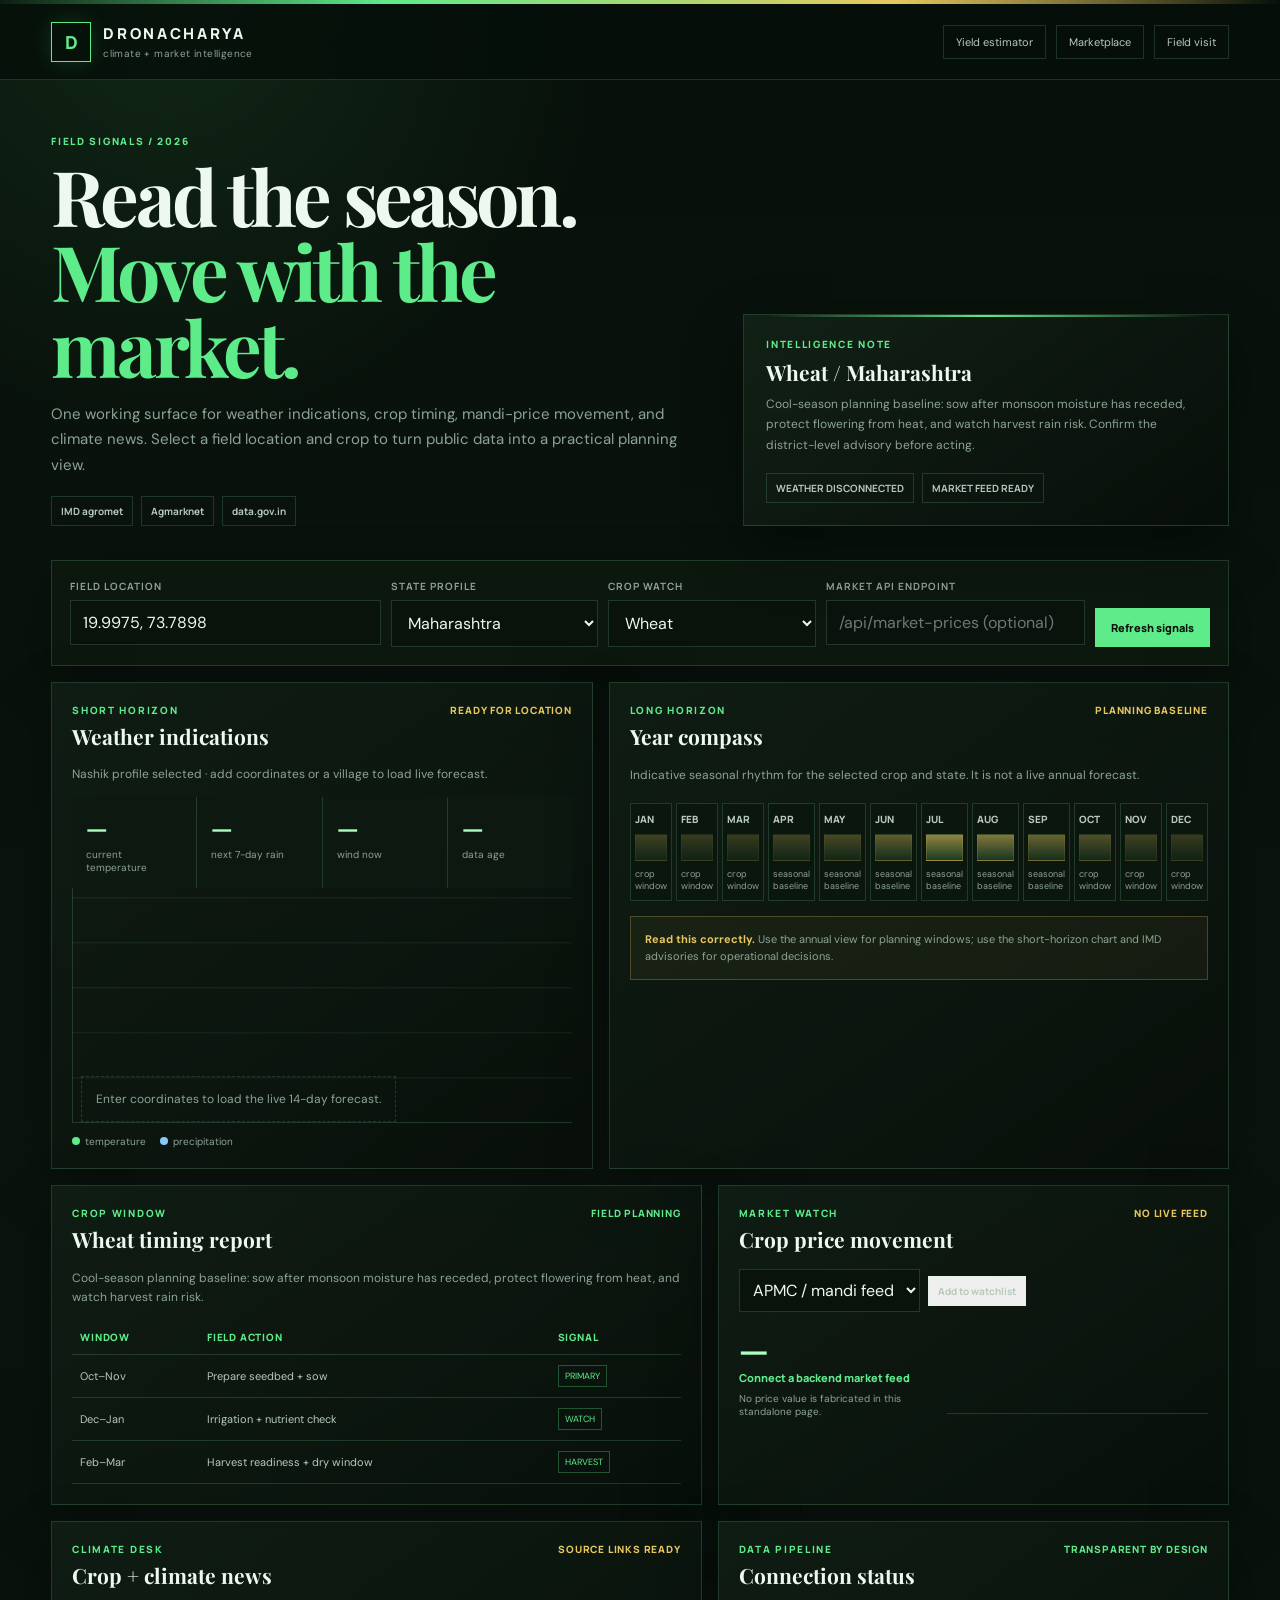
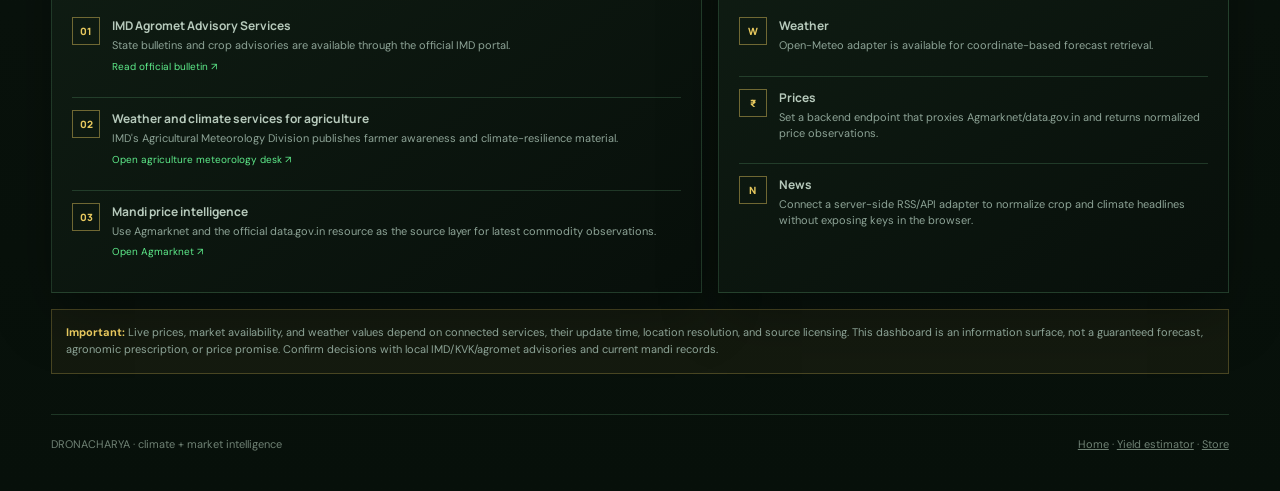
<file: templates/climate.html>
<!doctype html>
<html lang="en">

<head>
         <meta charset="utf-8" />
         <meta name="viewport" content="width=device-width, initial-scale=1" />
         <meta name="description"
                  content="DRONACHARYA climate, crop calendar, mandi price and farm intelligence dashboard." />
         <title>Climate Intelligence | DRONACHARYA</title>
         <link rel="preconnect" href="https://fonts.googleapis.com">
         <link rel="preconnect" href="https://fonts.gstatic.com" crossorigin>
         <link href="https://fonts.googleapis.com/css2?family=DM+Sans:wght@400;500;600;700&family=Manrope:wght@600;700;800&family=Playfair+Display:wght@600;700&display=swap"
                  rel="stylesheet">
         <style>
                  :root {
                           --bg: #07100a;
                           --bg2: #0b1610;
                           --panel: #101c13;
                           --panel2: #0d1710;
                           --line: rgba(151, 255, 177, .16);
                           --line2: rgba(151, 255, 177, .28);
                           --ink: #edf8ef;
                           --muted: #8da396;
                           --soft: #b6c9bb;
                           --green: #5eeb8a;
                           --green2: #a9ffc0;
                           --amber: #e7c85e;
                           --red: #f17d72;
                           --blue: #87c8ff;
                           --shadow: 0 22px 55px rgba(0, 0, 0, .3)
                  }

                  * {
                           box-sizing: border-box
                  }

                  html {
                           background: var(--bg);
                           scroll-behavior: smooth
                  }

                  body {
                           margin: 0;
                           background: radial-gradient(circle at 13% 0%, rgba(58, 142, 77, .18), transparent 28rem), linear-gradient(180deg, #07100a 0%, #0b140e 54%, #07100a 100%);
                           color: var(--ink);
                           font-family: 'DM Sans', system-ui, sans-serif;
                           min-height: 100vh
                  }

                  a {
                           color: inherit
                  }

                  .container {
                           width: min(1220px, 92vw);
                           margin: 0 auto
                  }

                  .eyebrow {
                           color: var(--green);
                           font: 800 10px Manrope, sans-serif;
                           letter-spacing: .17em;
                           text-transform: uppercase
                  }

                  .muted {
                           color: var(--muted)
                  }

                  button,
                  input,
                  select {
                           font: inherit
                  }

                  button {
                           cursor: pointer
                  }

                  .topline {
                           height: 4px;
                           background: linear-gradient(90deg, transparent, #5eeb8a 30%, #e7c85e 70%, transparent)
                  }

                  .topbar {
                           height: 76px;
                           border-bottom: 1px solid var(--line);
                           background: rgba(6, 14, 9, .8);
                           backdrop-filter: blur(18px);
                           display: flex;
                           align-items: center;
                           justify-content: space-between;
                           padding: 0 4vw;
                           position: sticky;
                           top: 0;
                           z-index: 20
                  }

                  .brand {
                           display: flex;
                           align-items: center;
                           gap: 12px;
                           text-decoration: none
                  }

                  .mark {
                           width: 40px;
                           height: 40px;
                           border: 1px solid var(--green);
                           display: grid;
                           place-items: center;
                           color: var(--green);
                           font: 800 18px Manrope, sans-serif;
                           box-shadow: 0 0 22px rgba(94, 235, 138, .16)
                  }

                  .wordmark {
                           font: 800 15px Manrope, sans-serif;
                           letter-spacing: .18em
                  }

                  .brand small {
                           display: block;
                           color: var(--muted);
                           font-size: 10px;
                           letter-spacing: .04em;
                           margin-top: 3px
                  }

                  .top-actions {
                           display: flex;
                           align-items: center;
                           gap: 10px
                  }

                  .top-actions a,
                  .top-actions button {
                           border: 1px solid var(--line);
                           background: transparent;
                           color: var(--soft);
                           padding: 9px 12px;
                           text-decoration: none;
                           font-size: 11px
                  }

                  .top-actions a:hover,
                  .top-actions button:hover {
                           border-color: var(--green);
                           color: var(--green2)
                  }

                  .hero {
                           padding: 54px 0 34px;
                           display: grid;
                           grid-template-columns: 1.15fr .85fr;
                           gap: 35px;
                           align-items: end
                  }

                  .hero h1 {
                           font: 700 clamp(38px, 6vw, 78px)/.98 'Playfair Display', Georgia, serif;
                           letter-spacing: -.05em;
                           margin: 10px 0 18px;
                           max-width: 720px
                  }

                  .hero h1 em {
                           color: var(--green);
                           font-style: normal
                  }

                  .hero p {
                           max-width: 650px;
                           color: var(--muted);
                           font-size: 15px;
                           line-height: 1.7;
                           margin: 0
                  }

                  .hero-card {
                           border: 1px solid var(--line);
                           background: linear-gradient(145deg, rgba(18, 34, 23, .9), rgba(7, 14, 9, .94));
                           padding: 22px;
                           box-shadow: var(--shadow);
                           position: relative
                  }

                  .hero-card:before {
                           content: "";
                           height: 2px;
                           background: linear-gradient(90deg, transparent, var(--green), transparent);
                           position: absolute;
                           top: 0;
                           left: 22px;
                           right: 22px
                  }

                  .hero-card h2 {
                           font: 700 21px 'Playfair Display', Georgia, serif;
                           margin: 7px 0 8px
                  }

                  .hero-card p {
                           font-size: 12px
                  }

                  .source-row {
                           display: flex;
                           gap: 8px;
                           flex-wrap: wrap;
                           margin-top: 18px
                  }

                  .source-pill {
                           padding: 7px 9px;
                           border: 1px solid var(--line);
                           color: var(--soft);
                           font: 700 10px Manrope, sans-serif;
                           text-decoration: none
                  }

                  .source-pill:hover {
                           color: var(--green2);
                           border-color: var(--green)
                  }

                  .controls {
                           display: grid;
                           grid-template-columns: 1.2fr .8fr .8fr 1fr auto;
                           gap: 10px;
                           padding: 18px;
                           border: 1px solid var(--line);
                           background: rgba(13, 24, 15, .9);
                           box-shadow: var(--shadow)
                  }

                  .field label {
                           display: block;
                           color: var(--muted);
                           font: 700 10px Manrope, sans-serif;
                           letter-spacing: .1em;
                           text-transform: uppercase;
                           margin: 0 0 7px
                  }

                  .field input,
                  .field select {
                           width: 100%;
                           background: #09130c;
                           border: 1px solid var(--line);
                           color: var(--ink);
                           padding: 11px 12px;
                           outline: none
                  }

                  .field input:focus,
                  .field select:focus {
                           border-color: var(--green);
                           box-shadow: 0 0 0 3px rgba(94, 235, 138, .1)
                  }

                  .primary {
                           align-self: end;
                           border: 1px solid var(--green);
                           background: var(--green);
                           color: #061109;
                           padding: 11px 15px;
                           font: 800 11px Manrope, sans-serif
                  }

                  .primary:hover {
                           background: var(--green2)
                  }

                  .grid {
                           display: grid;
                           grid-template-columns: 1.12fr .88fr;
                           gap: 16px;
                           margin-top: 16px
                  }

                  .card {
                           border: 1px solid var(--line);
                           background: linear-gradient(145deg, rgba(16, 29, 19, .95), rgba(8, 15, 10, .95));
                           box-shadow: var(--shadow);
                           padding: 20px
                  }

                  .card-head {
                           display: flex;
                           align-items: flex-start;
                           justify-content: space-between;
                           gap: 15px;
                           margin-bottom: 16px
                  }

                  .card h2,
                  .card h3 {
                           font: 700 21px 'Playfair Display', Georgia, serif;
                           margin: 5px 0 0
                  }

                  .card h3 {
                           font-size: 17px
                  }

                  .status {
                           font: 800 10px Manrope, sans-serif;
                           letter-spacing: .08em;
                           text-transform: uppercase;
                           color: var(--amber);
                           white-space: nowrap
                  }

                  .status.live {
                           color: var(--green)
                  }

                  .weather-summary {
                           display: grid;
                           grid-template-columns: repeat(4, 1fr);
                           gap: 1px;
                           background: var(--line);
                           margin-top: 15px
                  }

                  .weather-stat {
                           padding: 14px;
                           background: #0c1810
                  }

                  .weather-stat b {
                           display: block;
                           color: var(--green2);
                           font: 700 24px 'Playfair Display', serif
                  }

                  .weather-stat span {
                           color: var(--muted);
                           display: block;
                           font-size: 10px;
                           margin-top: 5px
                  }

                  .chart {
                           height: 235px;
                           display: flex;
                           align-items: end;
                           gap: 7px;
                           border-bottom: 1px solid var(--line);
                           border-left: 1px solid var(--line);
                           padding: 18px 8px 0;
                           background: repeating-linear-gradient(0deg, transparent 0 43px, rgba(151, 255, 177, .06) 44px 45px)
                  }

                  .bar-wrap {
                           flex: 1;
                           height: 100%;
                           display: flex;
                           flex-direction: column;
                           align-items: center;
                           justify-content: end;
                           gap: 6px
                  }

                  .bar {
                           width: 100%;
                           max-width: 28px;
                           border: 1px solid rgba(94, 235, 138, .4);
                           background: linear-gradient(180deg, var(--green), rgba(94, 235, 138, .22));
                           min-height: 8px;
                           transition: height .25s ease
                  }

                  .bar.rain {
                           background: linear-gradient(180deg, #87c8ff, rgba(135, 200, 255, .2));
                           border-color: rgba(135, 200, 255, .4)
                  }

                  .bar-label {
                           color: var(--muted);
                           font-size: 9px
                  }

                  .chart-legend {
                           display: flex;
                           gap: 14px;
                           color: var(--muted);
                           font-size: 10px;
                           margin-top: 12px
                  }

                  .legend-dot {
                           display: inline-block;
                           width: 8px;
                           height: 8px;
                           margin-right: 5px;
                           background: var(--green);
                           border-radius: 50%
                  }

                  .legend-dot.blue {
                           background: var(--blue)
                  }

                  .year-grid {
                           display: grid;
                           grid-template-columns: repeat(12, 1fr);
                           gap: 4px;
                           margin-top: 18px
                  }

                  .month {
                           border: 1px solid var(--line);
                           padding: 8px 4px;
                           min-height: 82px;
                           background: #0b160e
                  }

                  .month strong {
                           display: block;
                           color: var(--soft);
                           font: 800 10px Manrope, sans-serif
                  }

                  .month .heat {
                           height: 27px;
                           margin: 8px 0;
                           background: linear-gradient(180deg, rgba(231, 200, 94, .75), rgba(94, 235, 138, .22));
                           border: 1px solid rgba(231, 200, 94, .25)
                  }

                  .month small {
                           display: block;
                           color: var(--muted);
                           font-size: 9px;
                           line-height: 1.25
                  }

                  .crop-table {
                           width: 100%;
                           border-collapse: collapse;
                           margin-top: 12px
                  }

                  .crop-table th,
                  .crop-table td {
                           text-align: left;
                           padding: 10px 8px;
                           border-bottom: 1px solid var(--line);
                           font-size: 11px
                  }

                  .crop-table th {
                           color: var(--green);
                           font: 800 10px Manrope, sans-serif;
                           letter-spacing: .08em;
                           text-transform: uppercase
                  }

                  .crop-table td {
                           color: var(--soft)
                  }

                  .crop-table tr.active td {
                           color: var(--green2);
                           background: rgba(94, 235, 138, .06)
                  }

                  .tag {
                           display: inline-block;
                           padding: 4px 6px;
                           border: 1px solid rgba(94, 235, 138, .3);
                           color: var(--green);
                           font-size: 9px
                  }

                  .price-toolbar {
                           display: flex;
                           gap: 8px;
                           align-items: center;
                           flex-wrap: wrap;
                           margin: 14px 0
                  }

                  .price-toolbar select,
                  .price-toolbar input {
                           background: #09130c;
                           color: var(--ink);
                           border: 1px solid var(--line);
                           padding: 9px
                  }

                  .price-card {
                           display: grid;
                           grid-template-columns: 1fr 1.35fr;
                           gap: 15px;
                           align-items: center
                  }

                  .price-value {
                           font: 700 33px 'Playfair Display', serif;
                           color: var(--green2)
                  }

                  .price-change {
                           color: var(--green);
                           font: 800 11px Manrope, sans-serif
                  }

                  .price-change.down {
                           color: var(--red)
                  }

                  .sparkline {
                           height: 84px;
                           display: flex;
                           align-items: end;
                           gap: 4px;
                           border-bottom: 1px solid var(--line);
                           padding: 8px
                  }

                  .spark {
                           flex: 1;
                           background: var(--green);
                           opacity: .7;
                           min-height: 5px
                  }

                  .feed {
                           display: grid;
                           gap: 10px
                  }

                  .news {
                           display: flex;
                           gap: 12px;
                           padding: 12px 0;
                           border-top: 1px solid var(--line)
                  }

                  .news:first-child {
                           border-top: 0
                  }

                  .news-mark {
                           width: 28px;
                           height: 28px;
                           border: 1px solid rgba(231, 200, 94, .45);
                           display: grid;
                           place-items: center;
                           color: var(--amber);
                           font: 800 10px Manrope, sans-serif;
                           flex: none
                  }

                  .news h4 {
                           font: 700 12px Manrope, sans-serif;
                           margin: 0 0 4px;
                           color: var(--soft)
                  }

                  .news p {
                           font-size: 11px;
                           line-height: 1.45;
                           color: var(--muted);
                           margin: 0
                  }

                  .news a {
                           font-size: 10px;
                           color: var(--green);
                           text-decoration: none
                  }

                  .disclaimer {
                           margin: 16px 0 40px;
                           padding: 14px;
                           border: 1px solid rgba(231, 200, 94, .25);
                           background: rgba(231, 200, 94, .05);
                           color: var(--muted);
                           font-size: 11px;
                           line-height: 1.55
                  }

                  .disclaimer strong {
                           color: var(--amber)
                  }

                  .foot {
                           border-top: 1px solid var(--line);
                           padding: 22px 0 40px;
                           color: #6f8174;
                           font-size: 11px;
                           display: flex;
                           justify-content: space-between;
                           gap: 12px;
                           flex-wrap: wrap
                  }

                  .empty {
                           color: var(--muted);
                           font-size: 12px;
                           border: 1px dashed var(--line);
                           padding: 14px
                  }

                  .toast {
                           position: fixed;
                           right: 20px;
                           bottom: 20px;
                           max-width: 320px;
                           padding: 12px 14px;
                           border: 1px solid var(--green);
                           background: #0c1b11;
                           color: var(--green2);
                           font-size: 11px;
                           transform: translateY(20px);
                           opacity: 0;
                           pointer-events: none;
                           transition: .2s;
                           z-index: 30
                  }

                  .toast.show {
                           transform: translateY(0);
                           opacity: 1
                  }

                  .error {
                           color: var(--red)
                  }

                  @media(max-width:980px) {

                           .hero,
                           .grid {
                                    grid-template-columns: 1fr
                           }

                           .controls {
                                    grid-template-columns: repeat(2, 1fr)
                           }

                           .controls .primary {
                                    grid-column: span 2
                           }

                           .year-grid {
                                    grid-template-columns: repeat(6, 1fr)
                           }
                  }

                  @media(max-width:640px) {
                           .topbar {
                                    height: auto;
                                    min-height: 70px;
                                    padding: 12px 4vw;
                                    gap: 14px
                           }

                           .top-actions a,
                           .top-actions button {
                                    padding: 8px
                           }

                           .wordmark {
                                    font-size: 12px
                           }

                           .hero {
                                    padding-top: 36px
                           }

                           .controls {
                                    grid-template-columns: 1fr
                           }

                           .controls .primary {
                                    grid-column: auto
                           }

                           .weather-summary {
                                    grid-template-columns: repeat(2, 1fr)
                           }

                           .price-card {
                                    grid-template-columns: 1fr
                           }

                           .year-grid {
                                    grid-template-columns: repeat(4, 1fr)
                           }

                           .card {
                                    padding: 15px
                           }
                  }

                  @media(prefers-reduced-motion:reduce) {
                           * {
                                    scroll-behavior: auto !important;
                                    transition: none !important
                           }
                  }
         </style>
</head>

<body>
         <div class="topline"></div>
         <header class="topbar">
                  <a class="brand" href="index.html" aria-label="DRONACHARYA home"><span
                                    class="mark">D</span><span><span class="wordmark">DRONACHARYA</span><small>climate +
                                             market intelligence</small></span></a>
                  <div class="top-actions"><a href="estimate_yield.html">Yield estimator</a><a
                                    href="store.html">Marketplace</a><a href="field_visit.html">Field visit</a>
                  </div>
         </header>
         <main class="container">
                  <section class="hero">
                           <div>
                                    <div class="eyebrow">FIELD SIGNALS / 2026</div>
                                    <h1>Read the season.<br><em>Move with the market.</em></h1>
                                    <p>One working surface for weather indications, crop timing, mandi-price movement,
                                             and climate news. Select a field location and crop to turn public data into
                                             a practical planning view.</p>
                                    <div class="source-row"><a class="source-pill"
                                                      href="https://mausam.imd.gov.in/responsive/agromet_adv_ser_state_current.php"
                                                      target="_blank" rel="noopener">IMD agromet</a><a
                                                      class="source-pill" href="https://agmarknet.gov.in/"
                                                      target="_blank" rel="noopener">Agmarknet</a><a class="source-pill"
                                                      href="https://data.gov.in/resource/current-daily-price-various-commodities-various-markets-mandi"
                                                      target="_blank" rel="noopener">data.gov.in</a></div>
                           </div>
                           <aside class="hero-card">
                                    <div class="eyebrow">INTELLIGENCE NOTE</div>
                                    <h2 id="briefTitle">Choose a crop and location.</h2>
                                    <p id="briefText">Weather is live only after a location is supplied. Crop timing is
                                             an indicative planning baseline; confirm district advisories before making
                                             field decisions.</p>
                                    <div class="source-row"><span class="source-pill" id="weatherState">WEATHER
                                                      DISCONNECTED</span><span class="source-pill"
                                                      id="marketState">MARKET FEED READY</span></div>
                           </aside>
                  </section>
                  <section class="controls" aria-label="Dashboard controls">
                           <div class="field"><label for="locationInput">Field location</label><input id="locationInput"
                                             placeholder="Latitude, longitude or village name" value="19.9975, 73.7898">
                           </div>
                           <div class="field"><label for="stateSelect">State profile</label><select id="stateSelect">
                                             <option value="MH">Maharashtra</option>
                                             <option value="KA">Karnataka</option>
                                             <option value="PB">Punjab</option>
                                             <option value="WB">West Bengal</option>
                                             <option value="RJ">Rajasthan</option>
                                             <option value="TN">Tamil Nadu</option>
                                    </select></div>
                           <div class="field"><label for="cropSelect">Crop watch</label><select id="cropSelect">
                                             <option value="wheat">Wheat</option>
                                             <option value="rice">Rice</option>
                                             <option value="cotton">Cotton</option>
                                             <option value="onion">Onion</option>
                                             <option value="tomato">Tomato</option>
                                             <option value="chickpea">Chickpea</option>
                                    </select></div>
                           <div class="field"><label for="marketEndpoint">Market API endpoint</label><input
                                             id="marketEndpoint" placeholder="/api/market-prices (optional)"></div>
                           <button class="primary" id="refreshBtn" type="button">Refresh signals</button>
                  </section>
                  <section class="grid">
                           <article class="card">
                                    <div class="card-head">
                                             <div>
                                                      <div class="eyebrow">SHORT HORIZON</div>
                                                      <h2>Weather indications</h2>
                                             </div>
                                             <div class="status" id="weatherStatus">READY FOR LOCATION</div>
                                    </div>
                                    <div class="muted" id="weatherLocation" style="font-size:12px">Nashik profile
                                             selected · add coordinates or a village to load live forecast.</div>
                                    <div class="weather-summary">
                                             <div class="weather-stat"><b id="tempStat">—</b><span>current
                                                               temperature</span></div>
                                             <div class="weather-stat"><b id="rainStat">—</b><span>next 7-day
                                                               rain</span></div>
                                             <div class="weather-stat"><b id="windStat">—</b><span>wind now</span></div>
                                             <div class="weather-stat"><b id="updatedStat">—</b><span>data age</span>
                                             </div>
                                    </div>
                                    <div class="chart" id="weatherChart" aria-label="14 day forecast chart"></div>
                                    <div class="chart-legend"><span><i class="legend-dot"></i>temperature</span><span><i
                                                               class="legend-dot blue"></i>precipitation</span></div>
                           </article>
                           <article class="card">
                                    <div class="card-head">
                                             <div>
                                                      <div class="eyebrow">LONG HORIZON</div>
                                                      <h2>Year compass</h2>
                                             </div>
                                             <div class="status">PLANNING BASELINE</div>
                                    </div>
                                    <p class="muted" style="font-size:12px;line-height:1.6;margin:0">Indicative seasonal
                                             rhythm for the selected crop and state. It is not a live annual forecast.
                                    </p>
                                    <div class="year-grid" id="yearGrid"></div>
                                    <div class="disclaimer" style="margin:15px 0 0"><strong>Read this
                                                      correctly.</strong> Use the annual view for planning windows; use
                                             the short-horizon chart and IMD advisories for operational decisions.</div>
                           </article>
                  </section>
                  <section class="grid">
                           <article class="card">
                                    <div class="card-head">
                                             <div>
                                                      <div class="eyebrow">CROP WINDOW</div>
                                                      <h2 id="cropWindowTitle">Wheat timing report</h2>
                                             </div>
                                             <div class="status live">FIELD PLANNING</div>
                                    </div>
                                    <p class="muted" id="cropWindowCopy"
                                             style="font-size:12px;line-height:1.6;margin:0">Seasonal guidance changes
                                             with crop and state profile.</p>
                                    <table class="crop-table">
                                             <thead>
                                                      <tr>
                                                               <th>Window</th>
                                                               <th>Field action</th>
                                                               <th>Signal</th>
                                                      </tr>
                                             </thead>
                                             <tbody id="cropTable"></tbody>
                                    </table>
                           </article>
                           <article class="card">
                                    <div class="card-head">
                                             <div>
                                                      <div class="eyebrow">MARKET WATCH</div>
                                                      <h2>Crop price movement</h2>
                                             </div>
                                             <div class="status" id="priceStatus">NO LIVE FEED</div>
                                    </div>
                                    <div class="price-toolbar"><select id="marketSelect">
                                                      <option>APMC / mandi feed</option>
                                                      <option>State average</option>
                                                      <option>District average</option>
                                             </select><button class="source-pill" id="watchBtn" type="button">Add to
                                                      watchlist</button></div>
                                    <div class="price-card">
                                             <div>
                                                      <div class="price-value" id="priceValue">—</div>
                                                      <div class="price-change" id="priceChange">Connect a backend
                                                               market feed</div>
                                                      <div class="muted" id="priceMeta"
                                                               style="font-size:10px;margin-top:7px">No price value is
                                                               fabricated in this standalone page.</div>
                                             </div>
                                             <div class="sparkline" id="priceChart" aria-label="price trend chart">
                                             </div>
                                    </div>
                           </article>
                  </section>
                  <section class="grid">
                           <article class="card">
                                    <div class="card-head">
                                             <div>
                                                      <div class="eyebrow">CLIMATE DESK</div>
                                                      <h2>Crop + climate news</h2>
                                             </div>
                                             <div class="status" id="newsStatus">SOURCE LINKS READY</div>
                                    </div>
                                    <div class="feed" id="newsFeed">
                                             <div class="news"><span class="news-mark">01</span>
                                                      <div>
                                                               <h4>IMD Agromet Advisory Services</h4>
                                                               <p>State bulletins and crop advisories are available
                                                                        through the official IMD portal.</p><a
                                                                        href="https://mausam.imd.gov.in/responsive/agromet_adv_ser_state_current.php"
                                                                        target="_blank" rel="noopener">Read official
                                                                        bulletin ↗</a>
                                                      </div>
                                             </div>
                                             <div class="news"><span class="news-mark">02</span>
                                                      <div>
                                                               <h4>Weather and climate services for agriculture</h4>
                                                               <p>IMD's Agricultural Meteorology Division publishes
                                                                        farmer awareness and climate-resilience
                                                                        material.</p><a
                                                                        href="https://imdagrimet.gov.in/"
                                                                        target="_blank" rel="noopener">Open agriculture
                                                                        meteorology desk ↗</a>
                                                      </div>
                                             </div>
                                             <div class="news"><span class="news-mark">03</span>
                                                      <div>
                                                               <h4>Mandi price intelligence</h4>
                                                               <p>Use Agmarknet and the official data.gov.in resource as
                                                                        the source layer for latest commodity
                                                                        observations.</p><a
                                                                        href="https://agmarknet.gov.in/" target="_blank"
                                                                        rel="noopener">Open Agmarknet ↗</a>
                                                      </div>
                                             </div>
                                    </div>
                           </article>
                           <article class="card">
                                    <div class="card-head">
                                             <div>
                                                      <div class="eyebrow">DATA PIPELINE</div>
                                                      <h2>Connection status</h2>
                                             </div>
                                             <div class="status live">TRANSPARENT BY DESIGN</div>
                                    </div>
                                    <div class="feed">
                                             <div class="news"><span class="news-mark">W</span>
                                                      <div>
                                                               <h4>Weather</h4>
                                                               <p id="weatherPipeline">Open-Meteo adapter is available
                                                                        for coordinate-based forecast retrieval.</p>
                                                      </div>
                                             </div>
                                             <div class="news"><span class="news-mark">₹</span>
                                                      <div>
                                                               <h4>Prices</h4>
                                                               <p id="marketPipeline">Set a backend endpoint that
                                                                        proxies Agmarknet/data.gov.in and returns
                                                                        normalized price observations.</p>
                                                      </div>
                                             </div>
                                             <div class="news"><span class="news-mark">N</span>
                                                      <div>
                                                               <h4>News</h4>
                                                               <p id="newsPipeline">Connect a server-side RSS/API
                                                                        adapter to normalize crop and climate headlines
                                                                        without exposing keys in the browser.</p>
                                                      </div>
                                             </div>
                                    </div>
                           </article>
                  </section>
                  <div class="disclaimer"><strong>Important:</strong> Live prices, market availability, and weather
                           values depend on connected services, their update time, location resolution, and source
                           licensing. This dashboard is an information surface, not a guaranteed forecast, agronomic
                           prescription, or price promise. Confirm decisions with local IMD/KVK/agromet advisories and
                           current mandi records.</div>
                  <footer class="foot"><span>DRONACHARYA · climate + market intelligence</span><span><a
                                             href="index.html">Home</a> · <a href="estimate_yield.html">Yield
                                             estimator</a> · <a href="store.html">Store</a></span></footer>
         </main>
         <div class="toast" id="toast" role="status" aria-live="polite"></div>
         <script>
                  const crops = { wheat: { name: 'Wheat', months: [10, 11, 12, 1, 2, 3], sow: 'Oct–Nov', care: 'Dec–Jan', harvest: 'Feb–Mar', copy: 'Cool-season planning baseline: sow after monsoon moisture has receded, protect flowering from heat, and watch harvest rain risk.', rows: [['Oct–Nov', 'Prepare seedbed + sow', 'PRIMARY'], ['Dec–Jan', 'Irrigation + nutrient check', 'WATCH'], ['Feb–Mar', 'Harvest readiness + dry window', 'HARVEST']] }, rice: { name: 'Rice', months: [5, 6, 7, 8, 9, 10], sow: 'Jun–Jul', care: 'Jul–Sep', harvest: 'Oct–Nov', copy: 'Warm, water-sensitive baseline: align establishment with dependable rainfall or irrigation and watch humidity-related disease pressure.', rows: [['Jun–Jul', 'Nursery / transplanting', 'PRIMARY'], ['Aug–Sep', 'Water + disease watch', 'WATCH'], ['Oct–Nov', 'Drainage + harvest', 'HARVEST']] }, cotton: { name: 'Cotton', months: [6, 7, 8, 9, 10, 11], sow: 'Jun–Jul', care: 'Aug–Oct', harvest: 'Nov–Jan', copy: 'Long-duration crop baseline: monitor rainfall breaks, boll development, and pest pressure through the reproductive window.', rows: [['Jun–Jul', 'Sow with moisture window', 'PRIMARY'], ['Aug–Oct', 'Boll + pest monitoring', 'WATCH'], ['Nov–Jan', 'Pick in dry conditions', 'HARVEST']] }, onion: { name: 'Onion', months: [9, 10, 11, 12, 1, 2], sow: 'Sep–Nov', care: 'Dec–Jan', harvest: 'Feb–Mar', copy: 'Market-sensitive crop baseline: plan planting and curing around temperature, storage, and local price behavior.', rows: [['Sep–Nov', 'Nursery / transplanting', 'PRIMARY'], ['Dec–Jan', 'Bulb sizing + irrigation', 'WATCH'], ['Feb–Mar', 'Cure + grade + sell', 'HARVEST']] }, tomato: { name: 'Tomato', months: [8, 9, 10, 11, 12, 1], sow: 'Aug–Oct', care: 'Oct–Dec', harvest: 'Nov–Feb', copy: 'High-variability crop baseline: use protected cultivation or staggered planting where heat, rain, or disease risk is elevated.', rows: [['Aug–Oct', 'Nursery + transplanting', 'PRIMARY'], ['Oct–Dec', 'Canopy + disease watch', 'WATCH'], ['Nov–Feb', 'Stagger harvest + market', 'HARVEST']] }, chickpea: { name: 'Chickpea', months: [10, 11, 12, 1, 2, 3], sow: 'Oct–Nov', care: 'Dec–Jan', harvest: 'Feb–Mar', copy: 'Cool-season pulse baseline: use residual moisture carefully, watch flowering temperatures, and avoid excess irrigation.', rows: [['Oct–Nov', 'Sow on residual moisture', 'PRIMARY'], ['Dec–Jan', 'Flowering + irrigation watch', 'WATCH'], ['Feb–Mar', 'Dry harvest window', 'HARVEST']] } };
                  const stateProfiles = { MH: { name: 'Maharashtra', rain: [2, 1, 1, 2, 3, 6, 12, 10, 7, 4, 2, 1] }, KA: { name: 'Karnataka', rain: [1, 1, 1, 3, 7, 10, 12, 10, 8, 5, 3, 1] }, PB: { name: 'Punjab', rain: [1, 1, 2, 3, 6, 11, 14, 11, 5, 2, 1, 1] }, WB: { name: 'West Bengal', rain: [2, 1, 2, 4, 9, 15, 18, 16, 10, 5, 3, 2] }, RJ: { name: 'Rajasthan', rain: [1, 1, 1, 2, 4, 9, 12, 10, 5, 2, 1, 1] }, TN: { name: 'Tamil Nadu', rain: [3, 2, 2, 2, 2, 3, 5, 5, 8, 14, 15, 8] } };
                  const el = id => document.getElementById(id); let lastWeather = null;
                  function toast(text) { const t = el('toast'); t.textContent = text; t.classList.add('show'); setTimeout(() => t.classList.remove('show'), 3000) }
                  function parseLocation(value) { const m = value.match(/(-?\d+(?:\.\d+)?)\s*[, ]\s*(-?\d+(?:\.\d+)?)/); return m ? { lat: Number(m[1]), lon: Number(m[2]) } : null }
                  function renderYear() { const c = crops[el('cropSelect').value], profile = stateProfiles[el('stateSelect').value]; el('yearGrid').innerHTML = Array.from({ length: 12 }, (_, i) => { const active = c.months.includes(i + 1), r = profile.rain[i]; return `<div class="month" title="${active ? 'Recommended crop window' : 'Outside primary window'}"><strong>${['JAN', 'FEB', 'MAR', 'APR', 'MAY', 'JUN', 'JUL', 'AUG', 'SEP', 'OCT', 'NOV', 'DEC'][i]}</strong><div class="heat" style="opacity:${Math.min(.95, .22 + r / 20)}"></div><small>${active ? 'crop window' : 'seasonal baseline'}</small></div>` }).join('') }
                  function renderCrop() { const c = crops[el('cropSelect').value]; el('cropWindowTitle').textContent = `${c.name} timing report`; el('cropWindowCopy').textContent = c.copy; el('cropTable').innerHTML = c.rows.map(r => `<tr><td>${r[0]}</td><td>${r[1]}</td><td><span class="tag">${r[2]}</span></td></tr>`).join(''); el('briefTitle').textContent = `${c.name} / ${stateProfiles[el('stateSelect').value].name}`; el('briefText').textContent = c.copy + ' Confirm the district-level advisory before acting.'; renderYear() }
                  function renderChart(days = [], temps = [], rain = []) { const maxT = Math.max(...temps, 35), maxR = Math.max(...rain, 10); el('weatherChart').innerHTML = days.map((d, i) => `<div class="bar-wrap"><div class="bar" title="${temps[i] ?? '—'}°C" style="height:${Math.max(8, (temps[i] || 0) / maxT * 150)}px"></div><div class="bar rain" title="${rain[i] ?? 0}mm" style="height:${Math.max(5, (rain[i] || 0) / maxR * 72)}px"></div><span class="bar-label">${d}</span></div>`).join('') || '<div class="empty">Enter coordinates to load the live 14-day forecast.</div>' }
                  async function loadWeather() { const loc = parseLocation(el('locationInput').value.trim()); if (!loc) { el('weatherStatus').textContent = 'LOCATION NEEDED'; el('weatherState').textContent = 'WEATHER WAITING'; renderChart(); toast('Use latitude, longitude to load weather.'); return } if (Math.abs(loc.lat) > 90 || Math.abs(loc.lon) > 180) { toast('Coordinates are outside valid ranges.'); return } el('weatherStatus').textContent = 'FETCHING'; el('weatherState').textContent = 'WEATHER FETCHING'; try { const url = `https://api.open-meteo.com/v1/forecast?latitude=${loc.lat}&longitude=${loc.lon}&current=temperature_2m,wind_speed_10m&daily=temperature_2m_max,precipitation_sum&forecast_days=14&timezone=auto`; const res = await fetch(url); if (!res.ok) throw new Error('Weather request failed'); const d = await res.json(); lastWeather = d; const days = d.daily.time.map(x => x.slice(5)); renderChart(days, d.daily.temperature_2m_max, d.daily.precipitation_sum); el('tempStat').textContent = `${Math.round(d.current.temperature_2m)}°`; el('rainStat').textContent = `${Math.round(d.daily.precipitation_sum.slice(0, 7).reduce((a, b) => a + b, 0))}mm`; el('windStat').textContent = `${Math.round(d.current.wind_speed_10m)} km/h`; el('updatedStat').textContent = 'now'; el('weatherLocation').textContent = `${loc.lat.toFixed(4)}, ${loc.lon.toFixed(4)} · ${d.timezone || 'local timezone'}`; el('weatherStatus').textContent = 'LIVE FORECAST'; el('weatherStatus').className = 'status live'; el('weatherState').textContent = 'WEATHER LIVE'; toast('Live weather forecast refreshed.') } catch (e) { el('weatherStatus').textContent = 'WEATHER ERROR'; el('weatherState').textContent = 'WEATHER ERROR'; toast('Weather feed could not be reached. Check the location or network.') } }
                  async function loadMarket() { const endpoint = el('marketEndpoint').value.trim(); if (!endpoint) { el('priceStatus').textContent = 'NO LIVE FEED'; el('marketState').textContent = 'MARKET FEED READY'; return } el('priceStatus').textContent = 'FETCHING'; try { const url = new URL(endpoint, location.href); url.searchParams.set('crop', el('cropSelect').value); url.searchParams.set('state', el('stateSelect').value); const res = await fetch(url); if (!res.ok) throw new Error('Market request failed'); const d = await res.json(); el('priceValue').textContent = d.latest_price != null ? `₹${Number(d.latest_price).toLocaleString('en-IN')}` : '—'; const delta = Number(d.change_percent || 0); el('priceChange').textContent = `${delta >= 0 ? '+' : ''}${delta.toFixed(1)}% vs previous observation`; el('priceChange').className = 'price-change' + (delta < 0 ? ' down' : ''); el('priceMeta').textContent = `${d.market || 'Configured feed'} · ${d.observed_at || 'timestamp unavailable'}`; el('priceStatus').textContent = 'LIVE PRICE'; el('priceStatus').className = 'status live'; el('marketPipeline').textContent = 'Connected to ' + endpoint; const values = Array.isArray(d.series) ? d.series : []; el('priceChart').innerHTML = values.map(v => `<span class="spark" style="height:${Math.max(8, Math.min(76, Number(v) || 0))}px"></span>`).join('') || '<span class="empty">No trend series returned.</span>'; toast('Market feed refreshed.') } catch (e) { el('priceStatus').textContent = 'FEED ERROR'; el('priceMeta').textContent = 'The endpoint did not return the expected normalized JSON.'; toast('Market feed unavailable. Check your backend endpoint.') } }
                  function renderNews() { const endpoint = localStorage.getItem('dronacharyaNewsEndpoint'); if (!endpoint) return; el('newsStatus').textContent = 'FETCHING'; fetch(endpoint).then(r => r.json()).then(d => { const items = Array.isArray(d.items) ? d.items : []; if (!items.length) return; el('newsFeed').innerHTML = items.slice(0, 6).map((n, i) => `<div class="news"><span class="news-mark">${String(i + 1).padStart(2, '0')}</span><div><h4>${n.title || 'Untitled headline'}</h4><p>${n.summary || 'No summary supplied.'}</p><a href="${n.url || '#'}" target="_blank" rel="noopener">Read source ↗</a></div></div>`).join(''); el('newsStatus').textContent = 'LIVE NEWS'; el('newsStatus').className = 'status live'; el('newsPipeline').textContent = 'Connected to the configured server-side news adapter.' }).catch(() => { el('newsStatus').textContent = 'SOURCE LINKS READY' }) }
                  function refresh() { renderCrop(); loadWeather(); loadMarket(); renderNews() }
                  ['stateSelect', 'cropSelect'].forEach(id => el(id).addEventListener('change', renderCrop)); el('refreshBtn').addEventListener('click', refresh); el('locationInput').addEventListener('keydown', e => { if (e.key === 'Enter') loadWeather() }); el('marketEndpoint').addEventListener('change', loadMarket); el('watchBtn').addEventListener('click', () => { const key = 'dronacharyaWatchlist'; const list = JSON.parse(localStorage.getItem(key) || '[]'); const item = { crop: el('cropSelect').value, state: el('stateSelect').value }; if (!list.some(x => x.crop === item.crop && x.state === item.state)) list.push(item); localStorage.setItem(key, JSON.stringify(list)); toast(`${crops[item.crop].name} added to your local watchlist.`) }); renderCrop(); renderChart();
         </script>
</body>

</html>
</file>
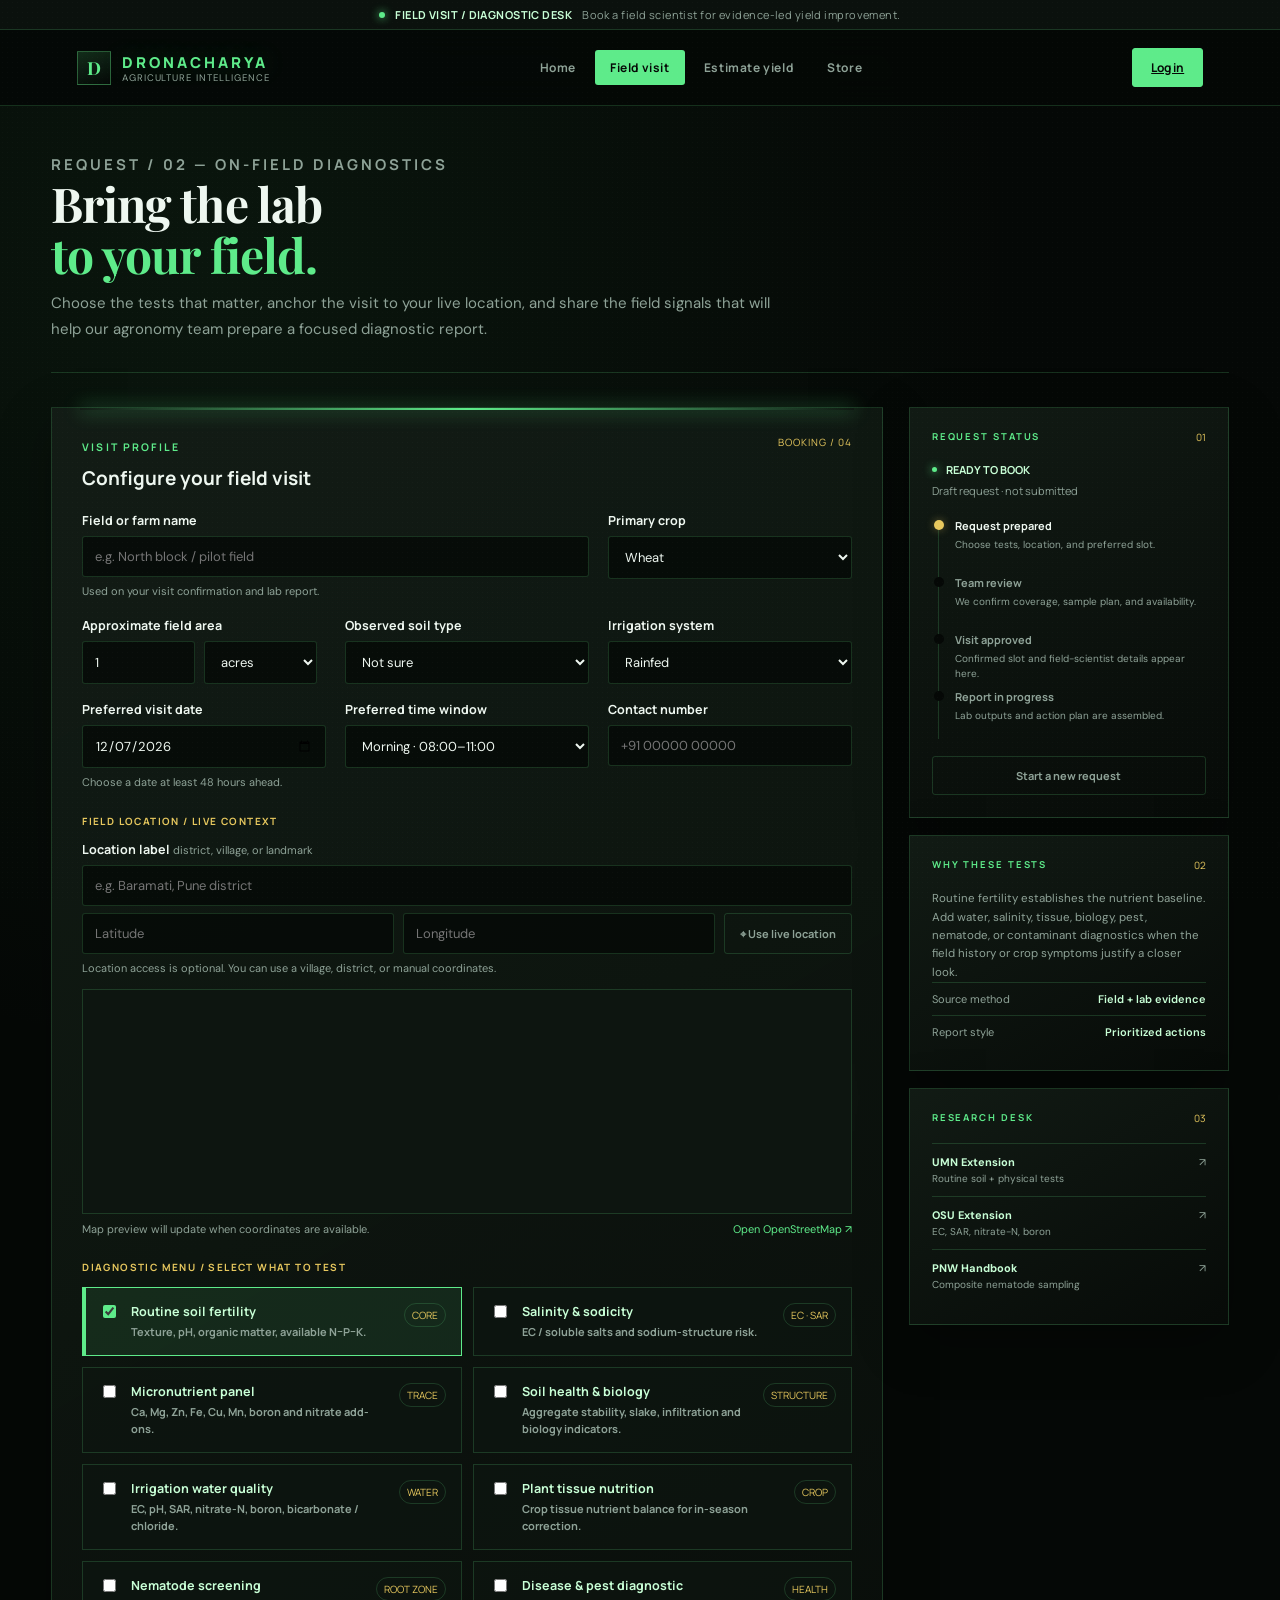
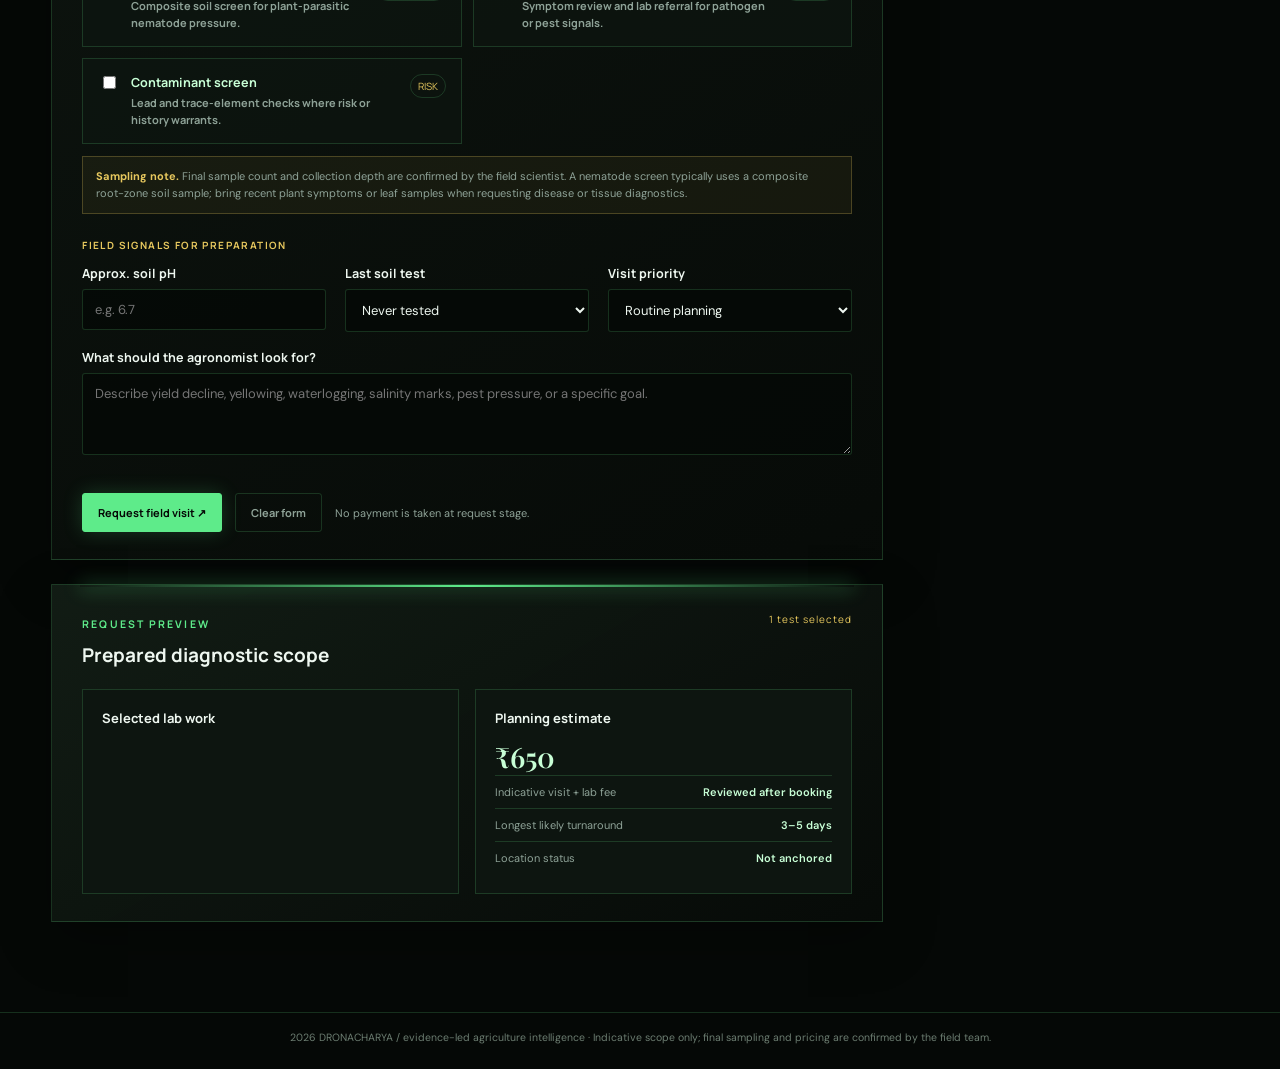
<file: templates/field_visit.html>
<!doctype html>
<html lang="en">

<head>
         <meta charset="utf-8">
         <meta name="viewport" content="width=device-width,initial-scale=1">
         <meta name="description" content="DRONACHARYA field visit booking and agricultural diagnostic testing.">
         <title>Field Visit | DRONACHARYA</title>
         <link rel="preconnect" href="https://fonts.googleapis.com">
         <link rel="preconnect" href="https://fonts.gstatic.com" crossorigin>
         <link href="https://fonts.googleapis.com/css2?family=DM+Sans:wght@400;500;600;700&family=Manrope:wght@600;700;800&family=Playfair+Display:ital,wght@0,600;0,700;1,600;1,700&display=swap"
                  rel="stylesheet">
         <style>
                  :root {
                           --black: #050806;
                           --black2: #0b110d;
                           --panel: #111a14;
                           --panel2: #0d1510;
                           --line: rgba(112, 255, 150, .16);
                           --strong: rgba(112, 255, 150, .32);
                           --green: #5eeb8a;
                           --green2: #c8ffd6;
                           --amber: #e7c85e;
                           --muted: #8ea297;
                           --white: #eef7f0;
                           --red: #ff9d91;
                           --ease: cubic-bezier(.23, 1, .32, 1)
                  }

                  * {
                           box-sizing: border-box
                  }

                  html {
                           scroll-behavior: smooth
                  }

                  body {
                           margin: 0;
                           background: radial-gradient(circle at 17% 10%, rgba(36, 94, 51, .16), transparent 30%), var(--black);
                           color: var(--white);
                           font-family: 'DM Sans', sans-serif
                  }

                  body:before {
                           content: "";
                           position: fixed;
                           inset: 0;
                           pointer-events: none;
                           opacity: .035;
                           background-image: radial-gradient(rgba(255, 255, 255, .7) .5px, transparent .5px);
                           background-size: 5px 5px;
                           z-index: 100
                  }

                  .ribbon {
                           display: flex;
                           justify-content: center;
                           align-items: center;
                           gap: 10px;
                           padding: 7px 6vw;
                           background: var(--black2);
                           border-bottom: 1px solid var(--line);
                           color: var(--muted);
                           font: 11px Manrope;
                           letter-spacing: .04em;
                           text-align: center
                  }

                  .dot,
                  .live-dot {
                           width: 6px;
                           height: 6px;
                           border-radius: 50%;
                           background: var(--green);
                           box-shadow: 0 0 9px var(--green);
                           animation: pulse 2.4s ease-in-out infinite;
                           flex: none
                  }

                  @keyframes pulse {
                           50% {
                                    opacity: .45;
                                    transform: scale(.7)
                           }
                  }

                  .ribbon strong {
                           color: var(--green2)
                  }

                  .topbar {
                           position: sticky;
                           top: 0;
                           z-index: 40;
                           display: flex;
                           align-items: center;
                           justify-content: space-between;
                           gap: 25px;
                           height: 76px;
                           padding: 0 6vw;
                           border-bottom: 1px solid var(--line);
                           background: rgba(5, 8, 6, .9);
                           backdrop-filter: blur(16px)
                  }

                  .brand-mark {
                           display: flex;
                           align-items: center;
                           gap: 11px;
                           text-decoration: none
                  }

                  .glyph {
                           display: grid;
                           place-items: center;
                           width: 34px;
                           height: 34px;
                           border: 1px solid var(--strong);
                           background: linear-gradient(160deg, rgba(94, 235, 138, .16), transparent);
                           color: var(--green);
                           font: 700 18px 'Playfair Display'
                  }

                  .brand-text {
                           display: flex;
                           flex-direction: column;
                           line-height: 1.15
                  }

                  .brand {
                           color: var(--green);
                           font: 800 15px Manrope;
                           letter-spacing: .2em;
                           text-shadow: 0 0 25px rgba(98, 255, 147, .3)
                  }

                  .tagline {
                           color: var(--muted);
                           font-size: 9.5px;
                           letter-spacing: .1em
                  }

                  .nav {
                           display: flex;
                           gap: 4px;
                           margin: auto
                  }

                  .nav a {
                           padding: 9px 15px;
                           color: var(--muted);
                           font: 700 12px Manrope;
                           letter-spacing: .05em;
                           text-decoration: none;
                           border-radius: 3px
                  }

                  .nav a:hover,
                  .nav a.active {
                           color: var(--black);
                           background: var(--green)
                  }

                  .top-action {
                           padding: 10px 18px;
                           border: 1px solid var(--green);
                           border-radius: 3px;
                           background: var(--green);
                           color: var(--black);
                           font: 700 12px Manrope;
                           cursor: pointer
                  }

                  .page {
                           width: min(1360px, 92vw);
                           margin: auto
                  }

                  .head {
                           padding: 46px 0 30px;
                           border-bottom: 1px solid var(--line)
                  }

                  .eyebrow {
                           display: inline-block;
                           margin: 0 0 11px;
                           color: var(--green);
                           font: 700 10.5px Manrope;
                           letter-spacing: .2em
                  }

                  .head h1 {
                           margin: 0 0 10px;
                           font: 700 clamp(32px, 4vw, 48px)/1.08 'Playfair Display';
                           letter-spacing: -.02em
                  }

                  .head h1 em {
                           color: var(--green);
                           font-style: normal
                  }

                  .head p {
                           max-width: 720px;
                           margin: 0;
                           color: var(--muted);
                           font-size: 15px;
                           line-height: 1.7
                  }

                  .workspace {
                           display: grid;
                           grid-template-columns: minmax(0, 1fr) 320px;
                           gap: 26px;
                           padding: 34px 0 90px;
                           align-items: start
                  }

                  .main {
                           display: flex;
                           flex-direction: column;
                           gap: 24px;
                           min-width: 0
                  }

                  .panel,
                  .rail {
                           position: relative;
                           padding: 27px 30px;
                           border: 1px solid var(--line);
                           background: linear-gradient(150deg, rgba(19, 29, 22, .92), rgba(7, 11, 8, .96));
                           box-shadow: 0 18px 50px rgba(0, 0, 0, .3)
                  }

                  .panel:before {
                           content: "";
                           position: absolute;
                           top: 0;
                           left: 28px;
                           right: 28px;
                           height: 2px;
                           background: linear-gradient(90deg, transparent, var(--green), transparent);
                           box-shadow: 0 0 18px var(--green)
                  }

                  .panel-head,
                  .rail-head,
                  .summary-head {
                           display: flex;
                           justify-content: space-between;
                           align-items: start;
                           gap: 14px;
                           margin-bottom: 21px
                  }

                  .panel-head h2,
                  .summary-head h2 {
                           margin: 0;
                           font: 700 19px Manrope
                  }

                  .step {
                           color: var(--amber);
                           font: 10px Manrope;
                           letter-spacing: .1em
                  }

                  .section-label {
                           margin: 24px 0 13px;
                           color: var(--amber);
                           font: 700 10px Manrope;
                           letter-spacing: .14em
                  }

                  .grid {
                           display: grid;
                           grid-template-columns: repeat(3, 1fr);
                           gap: 17px 19px
                  }

                  .field {
                           display: flex;
                           flex-direction: column;
                           gap: 7px
                  }

                  .span2 {
                           grid-column: span 2
                  }

                  .span3 {
                           grid-column: span 3
                  }

                  label {
                           color: var(--white);
                           font: 700 12.5px Manrope
                  }

                  label small,
                  .hint {
                           color: var(--muted);
                           font: 400 11px 'DM Sans';
                           line-height: 1.4
                  }

                  input,
                  select,
                  textarea {
                           width: 100%;
                           padding: 11px 12px;
                           border: 1px solid var(--line);
                           border-radius: 3px;
                           background: rgba(5, 8, 6, .75);
                           color: var(--white);
                           font: 13px 'DM Sans'
                  }

                  textarea {
                           min-height: 82px;
                           resize: vertical
                  }

                  input:focus,
                  select:focus,
                  textarea:focus {
                           outline: 1px solid var(--green);
                           border-color: var(--green);
                           box-shadow: 0 0 18px rgba(98, 255, 147, .13)
                  }

                  .loc-row {
                           display: grid;
                           grid-template-columns: 1fr 1fr auto;
                           gap: 9px
                  }

                  .loc-actions {
                           display: flex;
                           gap: 8px
                  }

                  .btn {
                           padding: 11px 15px;
                           border: 1px solid var(--line);
                           border-radius: 3px;
                           background: transparent;
                           color: var(--muted);
                           font: 700 11px Manrope;
                           cursor: pointer;
                           transition: all .16s var(--ease)
                  }

                  .btn:hover {
                           border-color: var(--strong);
                           color: var(--white)
                  }

                  .btn.primary {
                           background: var(--green);
                           border-color: var(--green);
                           color: var(--black);
                           box-shadow: 0 0 20px rgba(98, 255, 147, .18)
                  }

                  .btn.primary:hover {
                           background: var(--green2)
                  }

                  .map {
                           height: 225px;
                           margin-top: 12px;
                           overflow: hidden;
                           border: 1px solid var(--line);
                           background: #0d1510
                  }

                  .map iframe {
                           width: 100%;
                           height: 100%;
                           border: 0;
                           filter: saturate(.7) brightness(.8) contrast(1.12)
                  }

                  .map-foot {
                           display: flex;
                           justify-content: space-between;
                           gap: 10px;
                           margin-top: 8px;
                           color: var(--muted);
                           font-size: 11px
                  }

                  .map-foot a {
                           color: var(--green);
                           text-decoration: none
                  }

                  .test-grid {
                           display: grid;
                           grid-template-columns: repeat(2, 1fr);
                           gap: 11px
                  }

                  .test-card {
                           display: grid;
                           grid-template-columns: auto 1fr auto;
                           align-items: start;
                           gap: 11px;
                           padding: 15px;
                           border: 1px solid var(--line);
                           background: rgba(13, 21, 16, .72);
                           cursor: pointer;
                           transition: transform .16s var(--ease), border-color .16s ease, background .16s ease
                  }

                  .test-card:hover {
                           transform: translateY(-2px);
                           border-color: var(--strong)
                  }

                  .test-card.selected {
                           border-color: var(--green);
                           background: rgba(94, 235, 138, .1);
                           box-shadow: inset 3px 0 var(--green)
                  }

                  .test-card input {
                           width: 15px;
                           margin-top: 2px;
                           accent-color: var(--green)
                  }

                  .test-name {
                           color: var(--green2);
                           font: 700 12.5px Manrope
                  }

                  .test-desc {
                           display: block;
                           margin-top: 4px;
                           color: var(--muted);
                           font-size: 11px;
                           line-height: 1.5
                  }

                  .pill {
                           padding: 4px 7px;
                           border: 1px solid var(--line);
                           border-radius: 20px;
                           color: var(--amber);
                           font: 10px Manrope;
                           white-space: nowrap
                  }

                  .sample-note {
                           margin-top: 12px;
                           padding: 11px 13px;
                           border: 1px solid rgba(231, 200, 94, .25);
                           background: rgba(231, 200, 94, .06);
                           color: var(--muted);
                           font-size: 11px;
                           line-height: 1.55
                  }

                  .sample-note strong {
                           color: var(--amber)
                  }

                  .summary {
                           display: grid;
                           grid-template-columns: 1fr 1fr;
                           gap: 16px
                  }

                  .summary-box {
                           padding: 19px;
                           border: 1px solid var(--line);
                           background: var(--panel2)
                  }

                  .summary-box h3 {
                           margin: 0 0 11px;
                           font: 700 13px Manrope
                  }

                  .summary-line {
                           display: flex;
                           justify-content: space-between;
                           gap: 14px;
                           padding: 9px 0;
                           border-top: 1px solid var(--line);
                           font-size: 11px
                  }

                  .summary-line span {
                           color: var(--muted)
                  }

                  .summary-line strong {
                           color: var(--green2);
                           font-weight: 600;
                           text-align: right
                  }

                  .estimate-total {
                           color: var(--green2);
                           font: 600 28px 'Playfair Display'
                  }

                  .form-actions {
                           display: flex;
                           align-items: center;
                           gap: 13px;
                           margin-top: 22px
                  }

                  .status-text {
                           color: var(--muted);
                           font-size: 11px
                  }

                  .side {
                           position: sticky;
                           top: 101px;
                           display: flex;
                           flex-direction: column;
                           gap: 17px
                  }

                  .rail {
                           padding: 22px
                  }

                  .rail-head {
                           margin-bottom: 18px
                  }

                  .rail-head .eyebrow {
                           margin: 0;
                           font-size: 9.5px
                  }

                  .index {
                           color: var(--amber);
                           font: 10px Manrope
                  }

                  .status-top {
                           display: flex;
                           align-items: center;
                           gap: 9px;
                           color: var(--green2);
                           font: 700 11px Manrope
                  }

                  .status-top .live-dot {
                           width: 5px;
                           height: 5px
                  }

                  .request-id {
                           margin: 6px 0 20px;
                           color: var(--muted);
                           font: 11px Manrope
                  }

                  .timeline {
                           position: relative;
                           margin: 0 0 10px;
                           padding-left: 23px
                  }

                  .timeline:before {
                           content: "";
                           position: absolute;
                           left: 6px;
                           top: 7px;
                           bottom: 7px;
                           width: 1px;
                           background: var(--line)
                  }

                  .stage {
                           position: relative;
                           min-height: 57px;
                           color: var(--muted);
                           font-size: 11px
                  }

                  .stage:before {
                           content: "";
                           position: absolute;
                           left: -21px;
                           top: 2px;
                           width: 10px;
                           height: 10px;
                           border: 1px solid var(--line-strong);
                           border-radius: 50%;
                           background: var(--black)
                  }

                  .stage.done,
                  .stage.current {
                           color: var(--white)
                  }

                  .stage.done:before {
                           border-color: var(--green);
                           background: var(--green);
                           box-shadow: 0 0 9px rgba(94, 235, 138, .5)
                  }

                  .stage.current:before {
                           border-color: var(--amber);
                           background: var(--amber);
                           box-shadow: 0 0 9px rgba(231, 200, 94, .4)
                  }

                  .stage strong {
                           display: block;
                           margin-bottom: 4px;
                           color: inherit;
                           font: 700 11px Manrope
                  }

                  .stage small {
                           color: var(--muted);
                           font-size: 10px;
                           line-height: 1.35
                  }

                  .side-copy {
                           margin: 0;
                           color: var(--muted);
                           font-size: 11.5px;
                           line-height: 1.6
                  }

                  .source {
                           display: flex;
                           justify-content: space-between;
                           gap: 10px;
                           padding: 11px 0;
                           border-top: 1px solid var(--line);
                           color: var(--muted);
                           font-size: 11px
                  }

                  .source a {
                           color: var(--green2);
                           font-weight: 700;
                           text-decoration: none
                  }

                  .source small {
                           display: block;
                           margin-top: 3px;
                           color: var(--muted);
                           font-size: 10px
                  }

                  .footer {
                           padding: 18px 6vw 25px;
                           border-top: 1px solid var(--line);
                           color: #6c7d71;
                           font-size: 10.5px;
                           text-align: center
                  }

                  .toast {
                           position: fixed;
                           right: 24px;
                           bottom: 24px;
                           z-index: 90;
                           max-width: 340px;
                           padding: 13px 16px;
                           border: 1px solid var(--green);
                           background: rgba(13, 25, 16, .96);
                           color: var(--green2);
                           font-size: 12px;
                           box-shadow: 0 15px 40px rgba(0, 0, 0, .4);
                           transform: translateY(20px);
                           opacity: 0;
                           pointer-events: none;
                           transition: all .2s var(--ease)
                  }

                  .toast.show {
                           transform: translateY(0);
                           opacity: 1
                  }

                  .error {
                           color: var(--red);
                           font-size: 11px;
                           min-height: 16px
                  }

                  @media(max-width:1020px) {
                           .workspace {
                                    grid-template-columns: 1fr
                           }

                           .side {
                                    position: static;
                                    display: grid;
                                    grid-template-columns: 1fr 1fr
                           }

                           .side .rail:last-child {
                                    grid-column: span 2
                           }
                  }

                  @media(max-width:720px) {
                           .nav {
                                    display: none
                           }

                           .topbar {
                                    height: 67px;
                                    padding: 0 4vw
                           }

                           .page {
                                    width: 92vw
                           }

                           .head {
                                    padding-top: 34px
                           }

                           .head h1 {
                                    font-size: 35px
                           }

                           .panel {
                                    padding: 22px 18px
                           }

                           .grid,
                           .summary {
                                    grid-template-columns: 1fr
                           }

                           .span2,
                           .span3 {
                                    grid-column: span 1
                           }

                           .test-grid {
                                    grid-template-columns: 1fr
                           }

                           .loc-row {
                                    grid-template-columns: 1fr 1fr
                           }

                           .loc-actions {
                                    grid-column: span 2
                           }

                           .loc-actions .btn {
                                    flex: 1
                           }

                           .side {
                                    display: flex
                           }

                           .side .rail:last-child {
                                    grid-column: auto
                           }

                           .form-actions {
                                    align-items: stretch;
                                    flex-direction: column
                           }

                           .form-actions .btn {
                                    width: 100%
                           }

                           .map-foot {
                                    flex-direction: column
                           }

                           .ribbon {
                                    font-size: 9px;
                                    line-height: 1.4
                           }
                  }
         </style>
</head>

<body>
         <div class="ribbon"><span class="dot"></span><strong>FIELD VISIT / DIAGNOSTIC DESK</strong><span>Book a field
                           scientist for evidence-led yield improvement.</span></div>
         <header class="topbar"><a class="brand-mark" href="index.html"><span class="glyph">D</span><span
                                    class="brand-text"><span class="brand">DRONACHARYA</span><span
                                             class="tagline">AGRICULTURE INTELLIGENCE</span></span></a>
                  <nav class="nav"><a href="index.html">Home</a><a class="active"
                                    href="field_visit.html">Field visit</a><a
                                    href="estimate_yield.html">Estimate yield</a><a
                                    href="store.html">Store</a></nav><a class="top-action"
                           href="login.html">Log in</a>
         </header>
         <main class="page">
                  <section class="head">
                           <p class="eyebrow">REQUEST / 02 — ON-FIELD DIAGNOSTICS</p>
                           <h1>Bring the lab<br><em>to your field.</em></h1>
                           <p>Choose the tests that matter, anchor the visit to your live location, and share the field
                                    signals that will help our agronomy team prepare a focused diagnostic report.</p>
                  </section>
                  <div class="workspace">
                           <div class="main">
                                    <form id="visitForm" class="panel" novalidate>
                                             <div class="panel-head">
                                                      <div><span class="eyebrow">VISIT PROFILE</span>
                                                               <h2>Configure your field visit</h2>
                                                      </div><span class="step">BOOKING / 04</span>
                                             </div>
                                             <div class="grid">
                                                      <div class="field span2"><label for="fieldName">Field or farm
                                                                        name</label><input id="fieldName" required
                                                                        placeholder="e.g. North block / pilot field"><span
                                                                        class="hint">Used on your visit confirmation and
                                                                        lab report.</span></div>
                                                      <div class="field"><label for="crop">Primary crop</label><select
                                                                        id="crop">
                                                                        <option>Wheat</option>
                                                                        <option>Rice</option>
                                                                        <option>Maize</option>
                                                                        <option>Cotton</option>
                                                                        <option>Soybean</option>
                                                                        <option>Chickpea</option>
                                                                        <option>Other / mixed</option>
                                                               </select></div>
                                                      <div class="field"><label for="area">Approximate field
                                                                        area</label>
                                                               <div class="loc-row"><input id="area" type="number"
                                                                                 min="0.1" step="0.1" value="1"><select
                                                                                 id="areaUnit">
                                                                                 <option>acres</option>
                                                                                 <option>hectares</option>
                                                                        </select></div>
                                                      </div>
                                                      <div class="field"><label for="soilType">Observed soil
                                                                        type</label><select id="soilType">
                                                                        <option>Not sure</option>
                                                                        <option>Alluvial</option>
                                                                        <option>Black / regur</option>
                                                                        <option>Red & yellow</option>
                                                                        <option>Laterite</option>
                                                                        <option>Arid / sandy</option>
                                                                        <option>Saline / alkaline</option>
                                                               </select></div>
                                                      <div class="field"><label for="irrigation">Irrigation
                                                                        system</label><select id="irrigation">
                                                                        <option>Rainfed</option>
                                                                        <option>Canal / flood</option>
                                                                        <option>Groundwater / tubewell</option>
                                                                        <option>Drip</option>
                                                                        <option>Sprinkler</option>
                                                               </select></div>
                                                      <div class="field"><label for="visitDate">Preferred visit
                                                                        date</label><input id="visitDate" type="date"
                                                                        required><span class="hint">Choose a date at
                                                                        least 48 hours ahead.</span></div>
                                                      <div class="field"><label for="slot">Preferred time
                                                                        window</label><select id="slot">
                                                                        <option>Morning · 08:00–11:00</option>
                                                                        <option>Midday · 11:00–14:00</option>
                                                                        <option>Afternoon · 14:00–17:00</option>
                                                               </select></div>
                                                      <div class="field"><label for="phone">Contact number</label><input
                                                                        id="phone" type="tel"
                                                                        placeholder="+91 00000 00000" required></div>
                                             </div>
                                             <div class="section-label">FIELD LOCATION / LIVE CONTEXT</div>
                                             <div class="field"><label for="place">Location label <small>district,
                                                                        village, or landmark</small></label><input
                                                               id="place" placeholder="e.g. Baramati, Pune district">
                                                      <div class="loc-row"><input id="lat" type="number" step="any"
                                                                        placeholder="Latitude"><input id="lng"
                                                                        type="number" step="any"
                                                                        placeholder="Longitude">
                                                               <div class="loc-actions"><button class="btn"
                                                                                 type="button" id="locateBtn">⌖ Use live
                                                                                 location</button></div>
                                                      </div>
                                                      <div id="locationStatus" class="hint">Location access is optional.
                                                               You can use a village, district, or manual coordinates.
                                                      </div>
                                             </div>
                                             <div class="map" id="mapWrap"><iframe id="mapFrame"
                                                               title="Selected field map" loading="lazy"></iframe></div>
                                             <div class="map-foot"><span id="mapCaption">Map preview will update when
                                                               coordinates are available.</span><a id="mapLink"
                                                               href="https://www.openstreetmap.org/" target="_blank"
                                                               rel="noreferrer">Open OpenStreetMap ↗</a></div>
                                             <div class="section-label">DIAGNOSTIC MENU / SELECT WHAT TO TEST</div>
                                             <div class="test-grid" id="testGrid">
                                                      <label class="test-card selected"><input type="checkbox"
                                                                        value="routine_soil"
                                                                        data-name="Routine soil fertility"
                                                                        data-turn="3–5 days" data-price="650"
                                                                        checked><span><span class="test-name">Routine
                                                                                 soil fertility</span><span
                                                                                 class="test-desc">Texture, pH, organic
                                                                                 matter, available
                                                                                 N–P–K.</span></span><span
                                                                        class="pill">CORE</span></label>
                                                      <label class="test-card"><input type="checkbox"
                                                                        value="salinity_sodicity"
                                                                        data-name="Salinity & sodicity"
                                                                        data-turn="3–5 days"
                                                                        data-price="450"><span><span
                                                                                 class="test-name">Salinity &
                                                                                 sodicity</span><span
                                                                                 class="test-desc">EC / soluble salts
                                                                                 and sodium-structure
                                                                                 risk.</span></span><span
                                                                        class="pill">EC · SAR</span></label>
                                                      <label class="test-card"><input type="checkbox"
                                                                        value="micronutrients"
                                                                        data-name="Micronutrient panel"
                                                                        data-turn="5–7 days"
                                                                        data-price="800"><span><span
                                                                                 class="test-name">Micronutrient
                                                                                 panel</span><span class="test-desc">Ca,
                                                                                 Mg, Zn, Fe, Cu, Mn, boron and nitrate
                                                                                 add-ons.</span></span><span
                                                                        class="pill">TRACE</span></label>
                                                      <label class="test-card"><input type="checkbox"
                                                                        value="soil_health"
                                                                        data-name="Soil health & biology"
                                                                        data-turn="5–8 days"
                                                                        data-price="950"><span><span
                                                                                 class="test-name">Soil health &
                                                                                 biology</span><span
                                                                                 class="test-desc">Aggregate stability,
                                                                                 slake, infiltration and biology
                                                                                 indicators.</span></span><span
                                                                        class="pill">STRUCTURE</span></label>
                                                      <label class="test-card"><input type="checkbox"
                                                                        value="irrigation_water"
                                                                        data-name="Irrigation water quality"
                                                                        data-turn="3–5 days"
                                                                        data-price="700"><span><span
                                                                                 class="test-name">Irrigation water
                                                                                 quality</span><span
                                                                                 class="test-desc">EC, pH, SAR,
                                                                                 nitrate-N, boron, bicarbonate /
                                                                                 chloride.</span></span><span
                                                                        class="pill">WATER</span></label>
                                                      <label class="test-card"><input type="checkbox"
                                                                        value="plant_tissue"
                                                                        data-name="Plant tissue nutrition"
                                                                        data-turn="5–7 days"
                                                                        data-price="850"><span><span
                                                                                 class="test-name">Plant tissue
                                                                                 nutrition</span><span
                                                                                 class="test-desc">Crop tissue nutrient
                                                                                 balance for in-season
                                                                                 correction.</span></span><span
                                                                        class="pill">CROP</span></label>
                                                      <label class="test-card"><input type="checkbox" value="nematode"
                                                                        data-name="Nematode screening"
                                                                        data-turn="7–10 days"
                                                                        data-price="900"><span><span
                                                                                 class="test-name">Nematode
                                                                                 screening</span><span
                                                                                 class="test-desc">Composite soil screen
                                                                                 for plant-parasitic nematode
                                                                                 pressure.</span></span><span
                                                                        class="pill">ROOT ZONE</span></label>
                                                      <label class="test-card"><input type="checkbox"
                                                                        value="disease_pest"
                                                                        data-name="Plant disease & pest diagnostic"
                                                                        data-turn="3–7 days"
                                                                        data-price="600"><span><span
                                                                                 class="test-name">Disease & pest
                                                                                 diagnostic</span><span
                                                                                 class="test-desc">Symptom review and
                                                                                 lab referral for pathogen or pest
                                                                                 signals.</span></span><span
                                                                        class="pill">HEALTH</span></label>
                                                      <label class="test-card"><input type="checkbox"
                                                                        value="contaminants"
                                                                        data-name="Contaminant screen"
                                                                        data-turn="7–14 days"
                                                                        data-price="1100"><span><span
                                                                                 class="test-name">Contaminant
                                                                                 screen</span><span
                                                                                 class="test-desc">Lead and
                                                                                 trace-element checks where risk or
                                                                                 history warrants.</span></span><span
                                                                        class="pill">RISK</span></label>
                                             </div>
                                             <div class="sample-note"><strong>Sampling note.</strong> Final sample count
                                                      and collection depth are confirmed by the field scientist. A
                                                      nematode screen typically uses a composite root-zone soil sample;
                                                      bring recent plant symptoms or leaf samples when requesting
                                                      disease or tissue diagnostics.</div>
                                             <div class="section-label">FIELD SIGNALS FOR PREPARATION</div>
                                             <div class="grid">
                                                      <div class="field"><label for="ph">Approx. soil pH</label><input
                                                                        id="ph" type="number" min="3" max="10"
                                                                        step="0.1" placeholder="e.g. 6.7"></div>
                                                      <div class="field"><label for="lastTest">Last soil
                                                                        test</label><select id="lastTest">
                                                                        <option>Never tested</option>
                                                                        <option>Within 12 months</option>
                                                                        <option>1–3 years ago</option>
                                                                        <option>More than 3 years ago</option>
                                                               </select></div>
                                                      <div class="field"><label for="urgency">Visit
                                                                        priority</label><select id="urgency">
                                                                        <option>Routine planning</option>
                                                                        <option>Before sowing</option>
                                                                        <option>In-season correction</option>
                                                                        <option>Visible crop stress</option>
                                                               </select></div>
                                                      <div class="field span3"><label for="notes">What should the
                                                                        agronomist look for?</label><textarea id="notes"
                                                                        placeholder="Describe yield decline, yellowing, waterlogging, salinity marks, pest pressure, or a specific goal."></textarea>
                                                      </div>
                                             </div>
                                             <div id="formError" class="error"></div>
                                             <div class="form-actions"><button type="submit" class="btn primary">Request
                                                               field visit ↗</button><button type="button" class="btn"
                                                               id="clearBtn">Clear form</button><span
                                                               class="status-text">No payment is taken at request
                                                               stage.</span></div>
                                    </form>
                                    <section class="panel" id="summaryPanel">
                                             <div class="summary-head">
                                                      <div><span class="eyebrow">REQUEST PREVIEW</span>
                                                               <h2>Prepared diagnostic scope</h2>
                                                      </div><span class="step" id="testCount">1 test selected</span>
                                             </div>
                                             <div class="summary">
                                                      <div class="summary-box">
                                                               <h3>Selected lab work</h3>
                                                               <div id="selectedTests"></div>
                                                      </div>
                                                      <div class="summary-box">
                                                               <h3>Planning estimate</h3>
                                                               <div class="estimate-total" id="estimateTotal">₹650</div>
                                                               <div class="summary-line"><span>Indicative visit + lab
                                                                                 fee</span><strong>Reviewed after
                                                                                 booking</strong></div>
                                                               <div class="summary-line"><span>Longest likely
                                                                                 turnaround</span><strong
                                                                                 id="turnaround">3–5 days</strong></div>
                                                               <div class="summary-line"><span>Location
                                                                                 status</span><strong
                                                                                 id="summaryLocation">Not
                                                                                 anchored</strong></div>
                                                      </div>
                                             </div>
                                    </section>
                           </div>
                           <aside class="side">
                                    <section class="rail">
                                             <div class="rail-head"><span class="eyebrow">REQUEST STATUS</span><span
                                                               class="index">01</span></div>
                                             <div class="status-top"><span class="live-dot"></span><span
                                                               id="statusHeadline">READY TO BOOK</span></div>
                                             <div class="request-id" id="requestId">Draft request · not submitted</div>
                                             <div class="timeline">
                                                      <div class="stage current" id="stage1"><strong>Request
                                                                        prepared</strong><small>Choose tests, location,
                                                                        and preferred slot.</small></div>
                                                      <div class="stage" id="stage2"><strong>Team
                                                                        review</strong><small>We confirm coverage,
                                                                        sample plan, and availability.</small></div>
                                                      <div class="stage" id="stage3"><strong>Visit
                                                                        approved</strong><small>Confirmed slot and
                                                                        field-scientist details appear here.</small>
                                                      </div>
                                                      <div class="stage" id="stage4"><strong>Report in
                                                                        progress</strong><small>Lab outputs and action
                                                                        plan are assembled.</small></div>
                                             </div><button class="btn" id="resetStatus" type="button"
                                                      style="width:100%">Start a new request</button>
                                    </section>
                                    <section class="rail">
                                             <div class="rail-head"><span class="eyebrow">WHY THESE TESTS</span><span
                                                               class="index">02</span></div>
                                             <p class="side-copy">Routine fertility establishes the nutrient baseline.
                                                      Add water, salinity, tissue, biology, pest, nematode, or
                                                      contaminant diagnostics when the field history or crop symptoms
                                                      justify a closer look.</p>
                                             <div class="summary-line"><span>Source method</span><strong>Field + lab
                                                               evidence</strong></div>
                                             <div class="summary-line"><span>Report style</span><strong>Prioritized
                                                               actions</strong></div>
                                    </section>
                                    <section class="rail">
                                             <div class="rail-head"><span class="eyebrow">RESEARCH DESK</span><span
                                                               class="index">03</span></div>
                                             <div class="source"><span><a
                                                                        href="https://extension.umn.edu/garden-and-home/yard-and-garden/gardening-in-minnesota/soil-testing-for-lawns-and-gardens"
                                                                        target="_blank" rel="noreferrer">UMN
                                                                        Extension</a><small>Routine soil + physical
                                                                        tests</small></span><span>↗</span></div>
                                             <div class="source"><span><a
                                                                        href="https://extension.oregonstate.edu/catalog/em-9522-irrigation-water-quality"
                                                                        target="_blank" rel="noreferrer">OSU
                                                                        Extension</a><small>EC, SAR, nitrate-N,
                                                                        boron</small></span><span>↗</span></div>
                                             <div class="source"><span><a
                                                                        href="https://pnwhandbooks.org/plantdisease/diagnosis-testing/testing-services/nematode-testing"
                                                                        target="_blank" rel="noreferrer">PNW
                                                                        Handbook</a><small>Composite nematode
                                                                        sampling</small></span><span>↗</span></div>
                                    </section>
                           </aside>
                  </div>
         </main>
         <footer class="footer"> 2026 DRONACHARYA / evidence-led agriculture intelligence · Indicative scope only;
                  final sampling and pricing are confirmed by the field team.</footer>
         <div class="toast" id="toast" role="status"></div>
         <script>
                  const $ = id => document.getElementById(id), tests = [...document.querySelectorAll('#testGrid input')]; let booking = null;
                  const money = n => '₹' + n.toLocaleString('en-IN');
                  function selected() { return tests.filter(t => t.checked) }
                  function refresh() { const chosen = selected(); document.querySelectorAll('.test-card').forEach(c => c.classList.toggle('selected', c.querySelector('input').checked)); $('testCount').textContent = chosen.length + ' test' + (chosen.length === 1 ? '' : 's') + ' selected'; let total = chosen.reduce((n, t) => n + Number(t.dataset.price), 0) + 550; $('estimateTotal').textContent = money(total); $('selectedTests').innerHTML = chosen.length ? chosen.map(t => '<div class="summary-line"><span>' + t.dataset.name + '</span><strong>' + money(Number(t.dataset.price)) + '</strong></div>').join('') : '<div class="summary-line"><span>No test selected</span><strong>Choose at least one</strong></div>'; let turns = chosen.map(t => t.dataset.turn); $('turnaround').textContent = turns.length ? turns.sort((a, b) => parseInt(b) - parseInt(a))[0] : '—'; $('summaryLocation').textContent = $('lat').value && $('lng').value ? 'Coordinates anchored' : 'Not anchored'; updateMap() }
                  function updateMap() { const lat = parseFloat($('lat').value), lng = parseFloat($('lng').value); if (!Number.isFinite(lat) || !Number.isFinite(lng) || lat < -90 || lat > 90 || lng < -180 || lng > 180) { $('mapCaption').textContent = 'Map preview will update when coordinates are available.'; return } const bbox = [lng - 0.02, lat - 0.015, lng + 0.02, lat + 0.015].join('%2C'); $('mapFrame').src = 'https://www.openstreetmap.org/export/embed.html?bbox=' + bbox + '&layer=mapnik&marker=' + lat + '%2C' + lng; $('mapLink').href = 'https://www.openstreetmap.org/?mlat=' + lat + '&mlon=' + lng + '#map=16/' + lat + '/' + lng; $('mapCaption').textContent = 'Field anchor: ' + lat.toFixed(5) + ', ' + lng.toFixed(5) }
                  function toast(msg) { const t = $('toast'); t.textContent = msg; t.classList.add('show'); setTimeout(() => t.classList.remove('show'), 3600) }
                  $('locateBtn').onclick = () => { if (!navigator.geolocation) { $('locationStatus').textContent = 'Live location is not supported; enter coordinates manually.'; return } $('locationStatus').textContent = 'Requesting browser location permission…'; navigator.geolocation.getCurrentPosition(pos => { $('lat').value = pos.coords.latitude.toFixed(6); $('lng').value = pos.coords.longitude.toFixed(6); $('locationStatus').textContent = 'Live location captured. Accuracy ±' + Math.round(pos.coords.accuracy) + ' m; review before submitting.'; refresh() }, () => { $('locationStatus').textContent = 'Location permission was not granted. You can enter coordinates manually.' }) };
                  ['lat', 'lng', 'place'].forEach(id => $(id).addEventListener('input', refresh)); tests.forEach(t => t.addEventListener('change', refresh));
                  $('visitDate').min = new Date(Date.now() + 172800000).toISOString().slice(0, 10); $('visitDate').value = $('visitDate').min;
                  async function submitVisit(event) {
                                    event.preventDefault();
                                    document.getElementById("formError").textContent = "";

                                    const selectedTests = [...document.querySelectorAll("#testGrid input:checked")]
                                             .map((input) => input.value);

                                    const payload = {
                                             fieldName: document.getElementById("fieldName").value.trim(),
                                             crop: document.getElementById("crop").value,
                                             area: Number(document.getElementById("area").value),
                                             areaUnit: document.getElementById("areaUnit").value,
                                             soilType: document.getElementById("soilType").value,
                                             irrigation: document.getElementById("irrigation").value,
                                             visitDate: document.getElementById("visitDate").value,
                                             slot: document.getElementById("slot").value,
                                             phone: document.getElementById("phone").value.trim(),
                                             place: document.getElementById("place").value.trim(),
                                             lat: document.getElementById("lat").value || null,
                                             lng: document.getElementById("lng").value || null,
                                             ph: document.getElementById("ph").value || null,
                                             lastTest: document.getElementById("lastTest").value,
                                             priority: document.getElementById("urgency").value,
                                             notes: document.getElementById("notes").value.trim(),
                                             tests: selectedTests,
                                    };

                                    try {
                                             const response = await fetch("/api/field-visits", {
                                                      method: "POST",
                                                      credentials: "same-origin",
                                                      headers: { "Content-Type": "application/json" },
                                                      body: JSON.stringify(payload),
                                             });
                                             const result = await response.json();

                                             if (!response.ok) {
                                                      throw new Error(result.error || "Could not submit request.");
                                             }

                                             document.getElementById("requestId").textContent =
                                                      `${result.request_code} · submitted just now`;
                                             document.getElementById("statusHeadline").textContent = "PENDING REVIEW";
                                             document.getElementById("stage1").className = "stage done";
                                             document.getElementById("stage2").className = "stage current";
                                             toast("Request submitted. The field team can now review your diagnostic scope.");
                                    } catch (error) {
                                             document.getElementById("formError").textContent = error.message;
                                    }
                           }

                           document.getElementById("visitForm").addEventListener("submit", submitVisit);
         </script>
</body>

</html>
</file>
